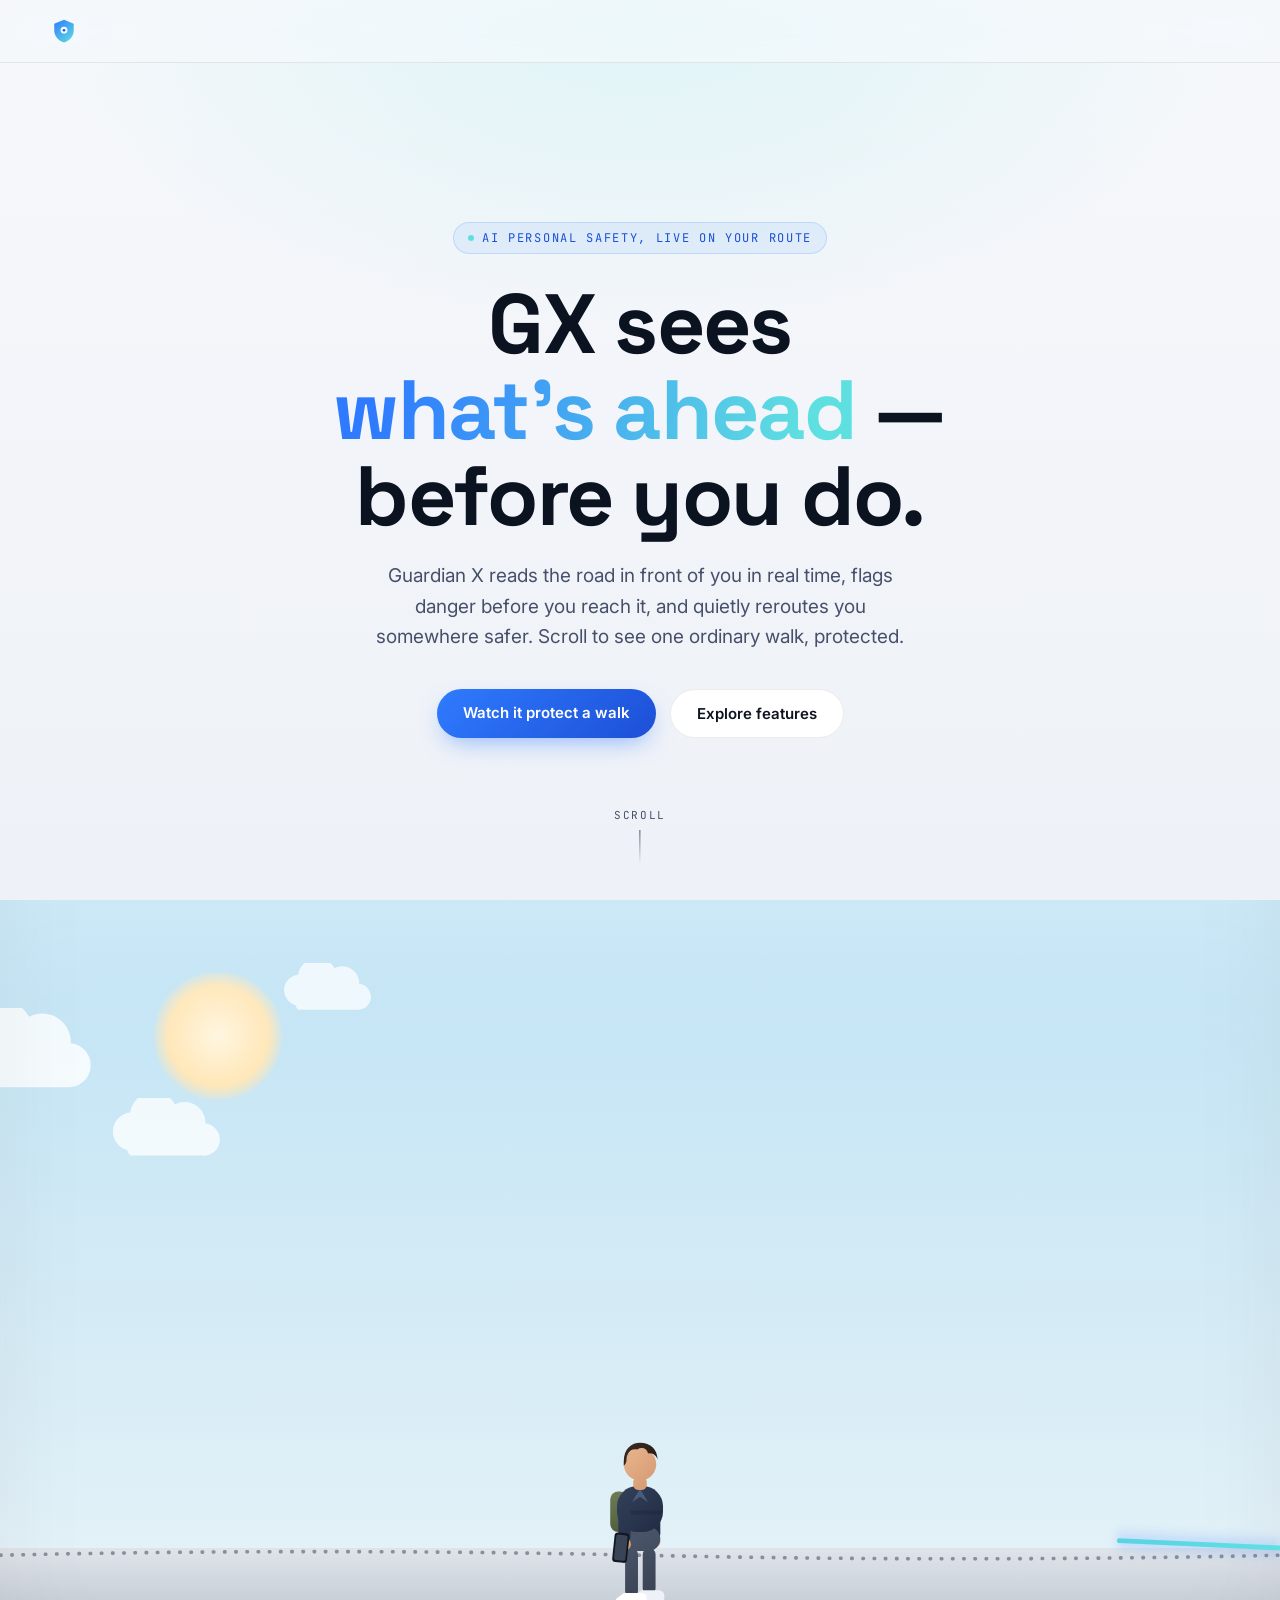
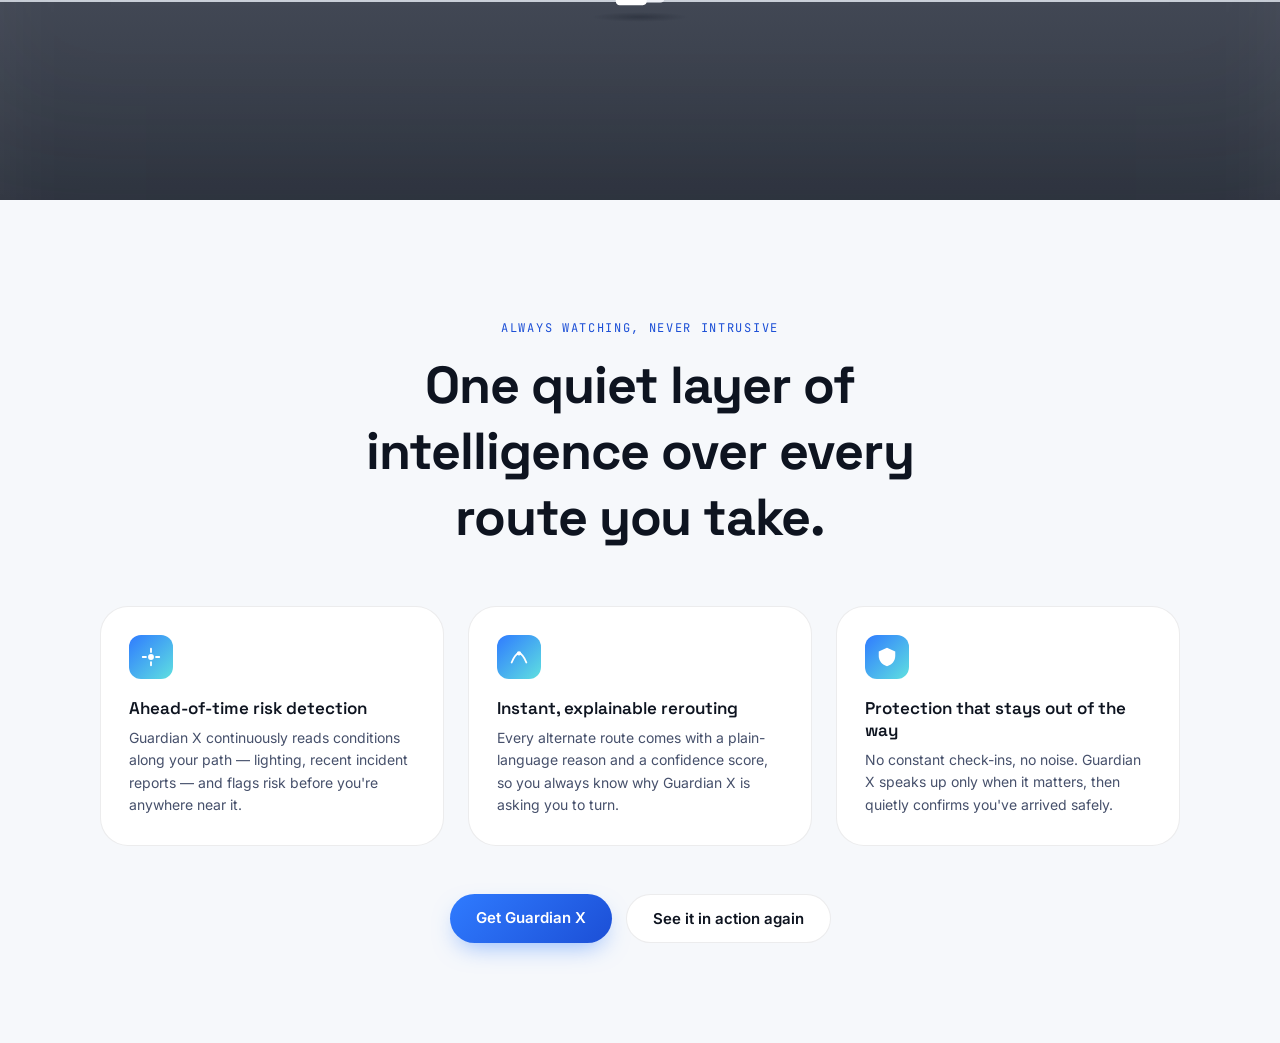
<file: app.html>
<!DOCTYPE html>
<html lang="en">
  <head>
	<meta charset="UTF-8">
	<meta name="viewport" content="width=device-width, initial-scale=1.0">
	<title>Guardian X — AI That Watches the Road Ahead</title>
	<link rel="stylesheet" href="app.css">
  </head>
  <body>

	<!-- =========================================================
	NAV
	========================================================= -->
	<nav class="gx-nav">
	  <div class="gx-brand">
		<svg viewBox="0 0 32 32" fill="none" xmlns="http://www.w3.org/2000/svg">
		  <path d="M16 2 L28 7 V15 C28 22.5 22.8 27.8 16 30 C9.2 27.8 4 22.5 4 15 V7 Z" fill="url(#navShieldGrad)"/>
		  <circle cx="16" cy="15" r="4.2" fill="#f6f9ff"/>
		  <circle cx="16" cy="15" r="1.6" fill="#1c4fd6"/>
		  <defs>
			<linearGradient id="navShieldGrad" x1="4" y1="2" x2="28" y2="30" gradientUnits="userSpaceOnUse">
			  <stop stop-color="#2f7bff"/>
			  <stop offset="1" stop-color="#5fe0e0"/>
			</linearGradient>
		  </defs>
		</svg>
	  </div>
	</nav>

	<!-- =========================================================
	HERO
	========================================================= -->
	<header class="gx-hero">
	  <div class="gx-hero-eyebrow"><span class="dot"></span> AI Personal Safety, Live On Your Route</div>
	  <h1>GX sees<br><em>what's ahead</em> — before you do.</h1>
	  <p>Guardian X reads the road in front of you in real time, flags danger before you reach it, and quietly reroutes you somewhere safer. Scroll to see one ordinary walk, protected.</p>
	  <div class="gx-hero-actions">
		<a href="#gxStage" class="gx-btn-primary">Watch it protect a walk</a>
		<a href="#features" class="gx-btn-secondary">Explore features</a>
	  </div>
	  <div class="gx-scrollcue"><span>Scroll</span><span class="stem"></span></div>
	</header>

	<!-- =========================================================
	STORY — pinned cinematic scroll section
	========================================================= -->
	<section class="gx-stage" id="gxStage">
	  <div class="gx-scene" id="gxScene">

		<div class="gx-world" id="gxWorld">

		  <!-- sky -->
		  <div class="gx-sun"></div>

		  <div class="gx-cloud gx-cloud--1"><svg viewBox="0 0 200 90"><path d="M30 65 a24 24 0 0 1 4-47 a30 30 0 0 1 56-10 a26 26 0 0 1 38 24 a20 20 0 0 1 -4 40 H34 a20 20 0 0 1 -4-7Z" fill="#ffffff" fill-opacity="0.9"/></svg></div>
		  <div class="gx-cloud gx-cloud--2"><svg viewBox="0 0 200 90"><path d="M30 65 a24 24 0 0 1 4-47 a30 30 0 0 1 56-10 a26 26 0 0 1 38 24 a20 20 0 0 1 -4 40 H34 a20 20 0 0 1 -4-7Z" fill="#ffffff" fill-opacity="0.85"/></svg></div>
		  <div class="gx-cloud gx-cloud--3"><svg viewBox="0 0 200 90"><path d="M30 65 a24 24 0 0 1 4-47 a30 30 0 0 1 56-10 a26 26 0 0 1 38 24 a20 20 0 0 1 -4 40 H34 a20 20 0 0 1 -4-7Z" fill="#ffffff" fill-opacity="0.8"/></svg></div>

		  <!-- city skyline, far parallax -->
		  <div class="gx-city-layer gx-city-layer--far" id="cityFar"></div>
		  <!-- city skyline, near parallax -->
		  <div class="gx-city-layer gx-city-layer--near" id="cityNear"></div>

		  <!-- road -->
		  <div class="gx-road">
			<div class="gx-road-markings" id="roadMarkings"></div>
		  </div>
		  <div class="gx-sidewalk"></div>

		  <!-- trees + streetlights -->
		  <div class="gx-props-layer" id="propsLayer"></div>

		  <!-- cars -->
		  <div class="gx-cars-layer" id="carsLayer"></div>

		  <!-- route lines (old + new) -->
		  <svg class="gx-route-svg" id="routeSvg" viewBox="0 0 1600 120" preserveAspectRatio="none">
			<defs>
			  <linearGradient id="gxRouteGradient" x1="0" y1="0" x2="1" y2="0">
				<stop offset="0%" stop-color="#2f7bff"/>
				<stop offset="100%" stop-color="#5fe0e0"/>
			  </linearGradient>
			</defs>
			<path class="gx-route-old" id="routeOld" d="M0,66 Q 400,60 800,66 T 1600,66"></path>
			<path class="gx-route-new" id="routeNew" d="M0,66 Q 400,20 800,34 T 1600,60"></path>
		  </svg>

		  <!-- foresight sweep (signature element) -->
		  <div class="gx-sweep" id="gxSweep"></div>

		  <!-- danger zone -->
		  <div class="gx-danger" id="gxDanger">
			<div class="gx-danger-ring"></div>
			<div class="gx-danger-ring gx-danger-ring--2"></div>
			<div class="gx-danger-ring gx-danger-ring--3"></div>
			<div class="gx-danger-mark">
			  <svg viewBox="0 0 44 44" fill="none">
				<circle cx="22" cy="22" r="21" fill="url(#dangerGrad)"/>
				<path d="M22 12 L22 25" stroke="#fff" stroke-width="3" stroke-linecap="round"/>
				<circle cx="22" cy="31" r="1.8" fill="#fff"/>
				<defs>
				  <radialGradient id="dangerGrad" cx="0.35" cy="0.3" r="0.9">
					<stop stop-color="#ff5c66"/>
					<stop offset="1" stop-color="#c8121d"/>
				  </radialGradient>
				</defs>
			  </svg>
			</div>
		  </div>

		  <!-- destination marker -->
		  <div class="gx-destination" id="gxDestination">
			<svg viewBox="0 0 54 66" fill="none">
			  <path d="M27 2 C13 2 3 12.5 3 25.5 C3 41 27 64 27 64 C27 64 51 41 51 25.5 C51 12.5 41 2 27 2 Z" fill="url(#destGrad)"/>
			  <circle cx="27" cy="25" r="10" fill="#f6f9ff"/>
			  <path d="M22 25.5 L25.5 29 L33 20.5" stroke="#1c4fd6" stroke-width="2.6" stroke-linecap="round" stroke-linejoin="round"/>
			  <defs>
				<linearGradient id="destGrad" x1="3" y1="2" x2="51" y2="64" gradientUnits="userSpaceOnUse">
				  <stop stop-color="#2f7bff"/><stop offset="1" stop-color="#5fe0e0"/>
				</linearGradient>
			  </defs>
			</svg>
		  </div>

		  <!-- ===================== WALKER ===================== -->
		  <div class="gx-walker-wrap">
			<div class="gx-walker-shadow"></div>
			<div class="gx-walker is-walking" id="gxWalker">
			  <svg viewBox="0 0 104 130" width="100%" xmlns="http://www.w3.org/2000/svg">
				<defs>
				  <linearGradient id="jacketGrad" x1="35" y1="34" x2="69" y2="68" gradientUnits="userSpaceOnUse">
					<stop stop-color="#33415c"/><stop offset="1" stop-color="#212c42"/>
				  </linearGradient>
				  <linearGradient id="skinGrad" x1="40" y1="6" x2="64" y2="30" gradientUnits="userSpaceOnUse">
					<stop stop-color="#e8b48c"/><stop offset="1" stop-color="#d69c74"/>
				  </linearGradient>
				  <linearGradient id="hairGrad" x1="38" y1="4" x2="66" y2="30" gradientUnits="userSpaceOnUse">
					<stop stop-color="#3a2a22"/><stop offset="1" stop-color="#241811"/>
				  </linearGradient>
				  <linearGradient id="pantsGrad" x1="37" y1="80" x2="67" y2="126" gradientUnits="userSpaceOnUse">
					<stop stop-color="#4a5468"/><stop offset="1" stop-color="#333c4c"/>
				  </linearGradient>
				  <linearGradient id="packGrad" x1="32" y1="38" x2="44" y2="66" gradientUnits="userSpaceOnUse">
					<stop stop-color="#6f7d55"/><stop offset="1" stop-color="#4f5c3c"/>
				  </linearGradient>
				</defs>

				<g class="gx-walk-bob">

				  <!-- back arm (behind torso) -->
				  <g id="armBack">
					<rect x="58" y="42" width="9" height="32" rx="4.5" fill="url(#jacketGrad)"/>
					<circle cx="62.5" cy="75" r="4.6" fill="url(#skinGrad)"/>
				  </g>

				  <!-- back leg -->
				  <g id="legBack">
					<rect x="54" y="80" width="9.5" height="34" rx="4.5" fill="url(#pantsGrad)"/>
					<path d="M53 111 h13 a4 4 0 0 1 4 4 v2 a3 3 0 0 1 -3 3 h-17 a3 3 0 0 1 -1-5.8 Z" fill="#eef1f7"/>
				  </g>

				  <!-- backpack -->
				  <rect x="30" y="38" width="13" height="30" rx="6" fill="url(#packGrad)"/>
				  <rect x="41" y="40" width="3" height="18" rx="1.5" fill="#3d4630"/>

				  <!-- pelvis -->
				  <rect x="37" y="64" width="30" height="18" rx="9" fill="url(#pantsGrad)"/>

				  <!-- torso / jacket -->
				  <rect x="35" y="34" width="34" height="34" rx="15" fill="url(#jacketGrad)"/>
				  <path d="M52 36 L46 46 L52 42 L58 46 Z" fill="#4c5b7c"/>
				  <rect x="36" y="52" width="32" height="3" rx="1.5" fill="#1c2436" opacity="0.4"/>

				  <!-- neck + head -->
				  <rect x="47" y="27" width="10" height="10" rx="4" fill="url(#skinGrad)"/>
				  <circle cx="52" cy="18" r="12" fill="url(#skinGrad)"/>

				  <!-- hair -->
				  <g id="hairSway">
					<path d="M40 16 C40 6 46 2 52 2 C60 2 65 7 65 15 C65 12 61 9 58 10 C57 6 53 5 50 7 C45 6 42 10 42 15 C42 17 41 18 40 19 Z" fill="url(#hairGrad)"/>
				  </g>

				  <!-- front leg -->
				  <g id="legFront">
					<rect x="41" y="80" width="9.5" height="36" rx="4.5" fill="url(#pantsGrad)"/>
					<path d="M40 113 h13 a4 4 0 0 1 4 4 v2 a3 3 0 0 1 -3 3 h-17 a3 3 0 0 1 -1-5.8 Z" fill="#ffffff"/>
				  </g>

				  <!-- front arm holding phone -->
				  <g id="armFront">
					<rect x="36" y="42" width="9" height="34" rx="4.5" fill="url(#jacketGrad)"/>
					<circle cx="40.5" cy="77" r="4.8" fill="url(#skinGrad)"/>
					<!-- phone, nested so it inherits arm rotation -->
					<g id="phoneGroup" transform="translate(33.5,68) rotate(6)">
					  <rect id="phoneGlow" x="-6" y="-6" width="22" height="34" rx="10" fill="#5fe0e0" opacity="0" filter="blur(4px)"/>
					  <rect x="0" y="0" width="11" height="22" rx="2.6" fill="#12161f"/>
					  <rect id="phoneScreen" x="1.3" y="1.6" width="8.4" height="18.8" rx="1.4" fill="#3a4457"/>
					</g>
				  </g>

				</g>
			  </svg>
			</div>
		  </div>
		  <!-- =================== END WALKER =================== -->

		</div><!-- /gxWorld -->

		<!-- notification -->
		<div class="gx-notification" id="gxNotification">
		  <div class="gx-notification-head">
			<div class="gx-notification-icon">
			  <svg viewBox="0 0 24 24" fill="none"><path d="M12 2 L21 6 V11 C21 16.5 17.2 20.8 12 22 C6.8 20.8 3 16.5 3 11 V6 Z" fill="#0b1220"/></svg>
			</div>
			<span class="gx-notification-title">Guardian X</span>
			<span class="gx-notification-time">now</span>
		  </div>
		  <div class="gx-notification-body">Danger detected ahead</div>
		  <div class="gx-notification-meta">
			<svg viewBox="0 0 24 24" fill="none"><path d="M12 2 L21 6 V11 C21 16.5 17.2 20.8 12 22 C6.8 20.8 3 16.5 3 11 V6 Z" stroke="currentColor" stroke-width="2"/></svg>
			420 meters ahead · elevated risk
		  </div>
		</div>

		<!-- guardian AI card -->
		<div class="gx-ai-card" id="gxAiCard">
		  <div class="gx-ai-head">
			<div class="gx-ai-badge">
			  <svg viewBox="0 0 24 24" fill="none"><path d="M12 2 L21 6 V11 C21 16.5 17.2 20.8 12 22 C6.8 20.8 3 16.5 3 11 V6 Z" fill="#0b1220"/></svg>
			</div>
			<div class="gx-ai-headtext">
			  <strong>Guardian AI</strong>
			  <span>Analysing live conditions</span>
			</div>
		  </div>
		  <div class="gx-ai-line" id="gxAiTyping"><span class="caret"></span></div>
		  <div class="gx-ai-grid">
			<div class="gx-ai-stat gx-ai-stat--risk"><b>High</b><span>Risk level</span></div>
			<div class="gx-ai-stat gx-ai-stat--confidence"><b>96%</b><span>Confidence</span></div>
			<div class="gx-ai-stat"><b>+4 min</b><span>Extra time</span></div>
			<div class="gx-ai-stat"><b>310 m</b><span>DB</span></div>
		  </div>
		  <div class="gx-ai-foot"><span>Reason: bandit threat</span> <em>Rerouting →</em></div>
		</div>

		<div class="gx-vignette"></div>

		<!-- success overlay -->
		<div class="gx-success" id="gxSuccess">
		  <div class="gx-success-card">
			<div class="gx-success-icon">
			  <svg viewBox="0 0 24 24" fill="none"><path d="M4 12.5 L9.5 18 L20 6" stroke="#1c4fd6" stroke-width="2.6" stroke-linecap="round" stroke-linejoin="round"/></svg>
			</div>
			<b>Guardian X</b>
			<p>JOURNEY PROTECTED</p>
		  </div>
		</div>

	  </div><!-- /gxScene -->
	</section><!-- /gxStage -->

	<!-- =========================================================
	CLOSING / FEATURES
	========================================================= -->
	<section class="gx-closing" id="features">
	  <div class="gx-closing-eyebrow">Always watching, never intrusive</div>
	  <h2>One quiet layer of intelligence over every route you take.</h2>

	  <div class="gx-features">
		<div class="gx-feature">
		  <div class="gx-feature-icon"><svg viewBox="0 0 24 24" fill="none"><circle cx="12" cy="12" r="3.2" fill="#fff"/><path d="M12 3 V6.5 M12 17.5 V21 M3 12 H6.5 M17.5 12 H21" stroke="#fff" stroke-width="2" stroke-linecap="round"/></svg></div>
		  <h3>Ahead-of-time risk detection</h3>
		  <p>Guardian X continuously reads conditions along your path — lighting, recent incident reports — and flags risk before you're anywhere near it.</p>
		</div>
		<div class="gx-feature">
		  <div class="gx-feature-icon"><svg viewBox="0 0 24 24" fill="none"><path d="M4 18 C4 18 8 8 12 8 C16 8 20 18 20 18" stroke="#fff" stroke-width="2" stroke-linecap="round" fill="none"/><circle cx="12" cy="8" r="2.4" fill="#fff"/></svg></div>
		  <h3>Instant, explainable rerouting</h3>
		  <p>Every alternate route comes with a plain-language reason and a confidence score, so you always know why Guardian X is asking you to turn.</p>
		</div>
		<div class="gx-feature">
		  <div class="gx-feature-icon"><svg viewBox="0 0 24 24" fill="none"><path d="M12 2 L21 6 V11 C21 16.5 17.2 20.8 12 22 C6.8 20.8 3 16.5 3 11 V6 Z" fill="#fff"/></svg></div>
		  <h3>Protection that stays out of the way</h3>
		  <p>No constant check-ins, no noise. Guardian X speaks up only when it matters, then quietly confirms you've arrived safely.</p>
		</div>
	  </div>

	  <div class="gx-closing-actions">
		<a href="#gxStage" class="gx-btn-primary">Get Guardian X</a>
		<a href="#gxStage" class="gx-btn-secondary">See it in action again</a>
	  </div>
	</section>

	
	<script src="app.js"></script>
  </body>
</html>
</file>
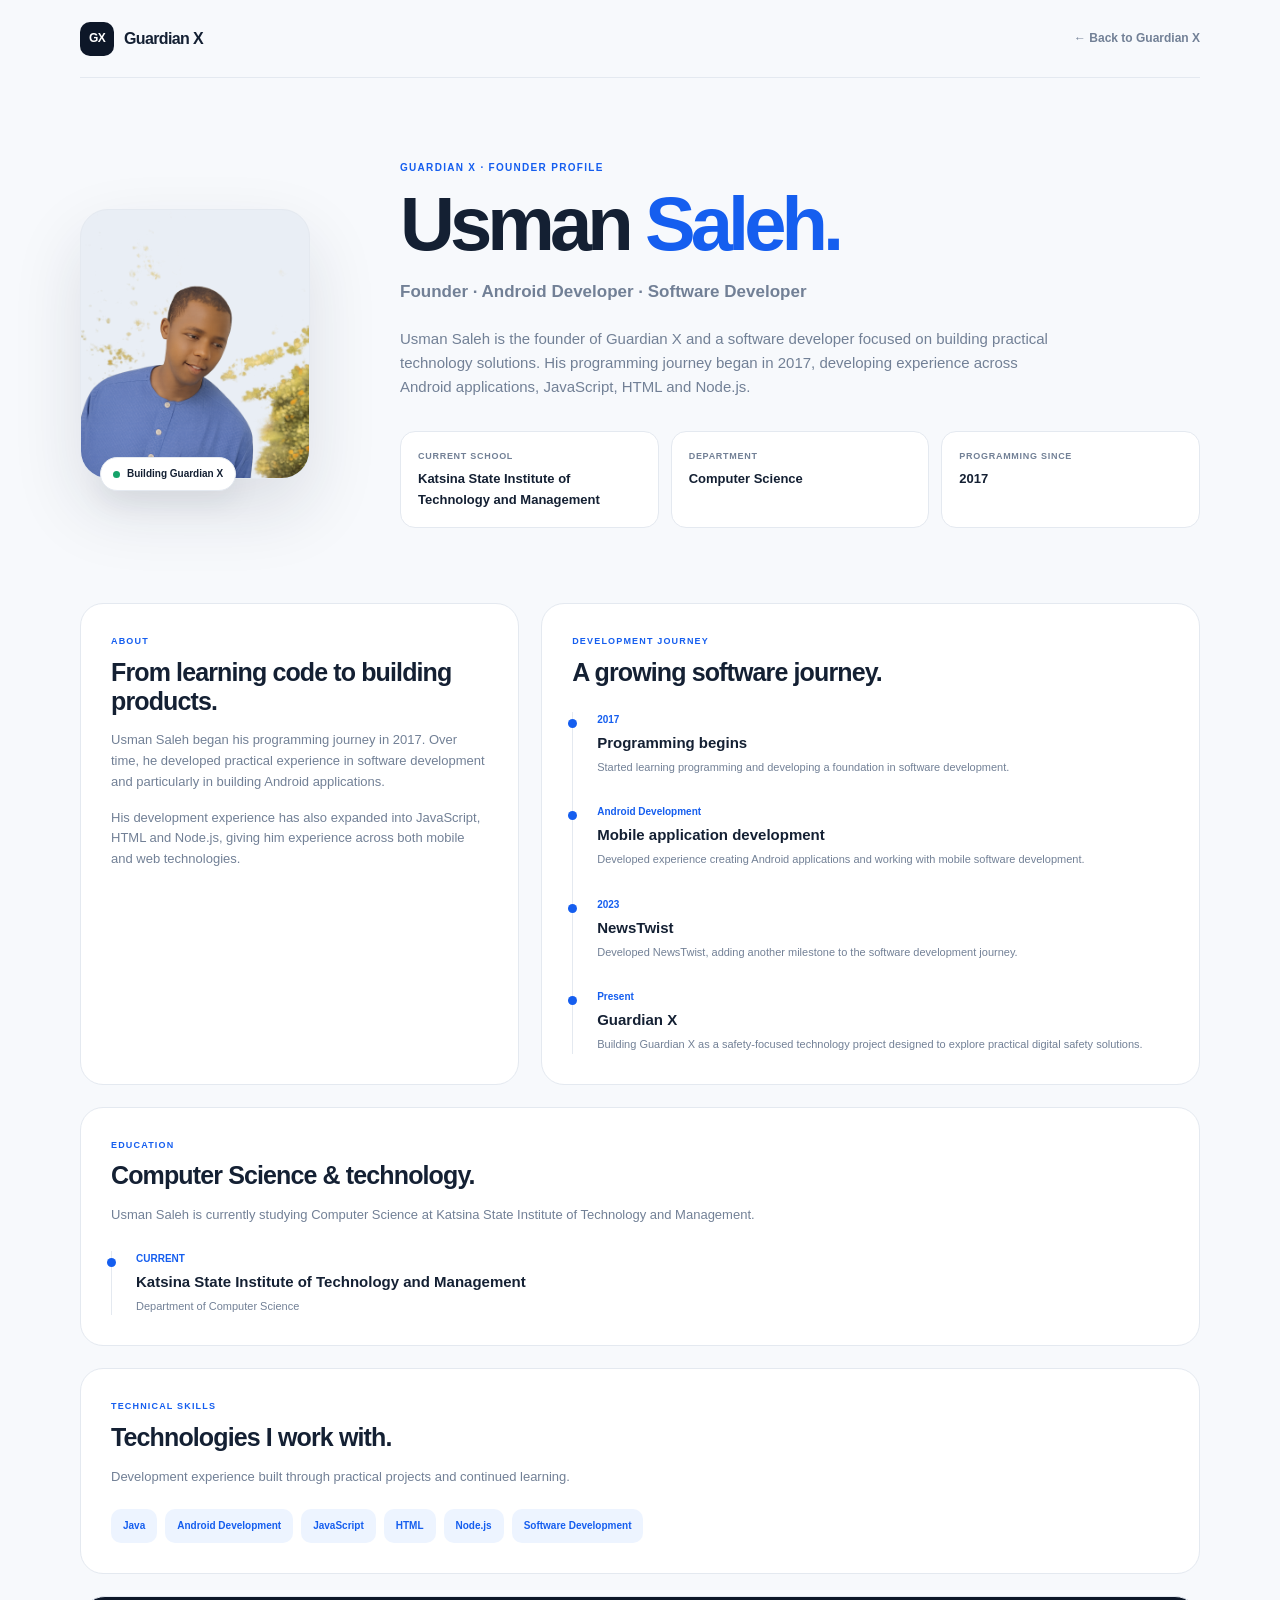
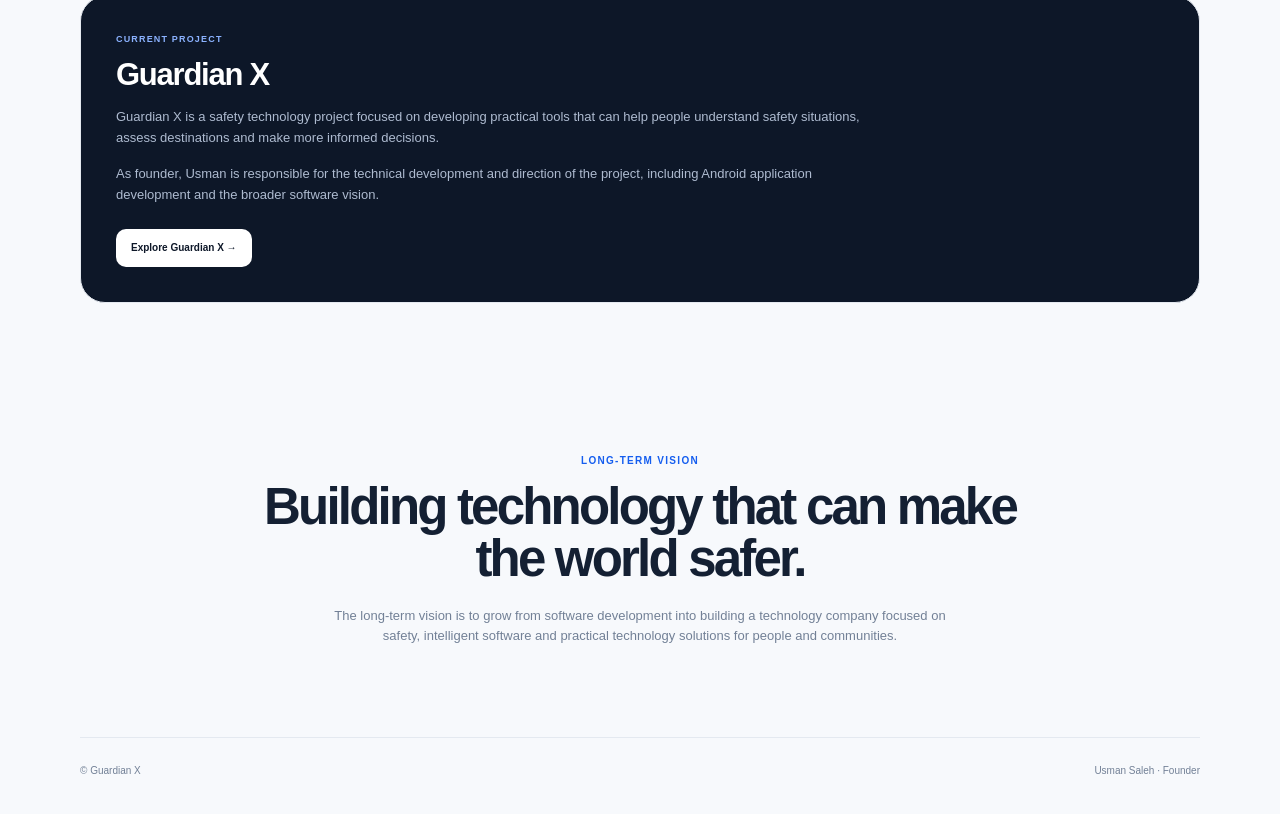
<file: usman.html>
<!DOCTYPE html>
<html lang="en">
  <head>
    <meta charset="UTF-8">
    <meta name="viewport" content="width=device-width, initial-scale=1.0">

    <title>Usman Saleh — Founder of Guardian X</title>

    <meta
	  name="description"
	  content="Official profile of Usman Saleh, founder and software developer behind Guardian X."
    >

<style>

        * {
            box-sizing: border-box;
            margin: 0;
            padding: 0;
        }

        :root {
            --bg: #f7f9fc;
            --surface: #ffffff;
            --text: #142033;
            --muted: #728096;
            --line: #e4e9f0;
            --accent: #155eef;
            --accent-soft: #edf4ff;
            --dark: #0d1728;
            --success: #16a36a;
        }

        html {
            scroll-behavior: smooth;
        }

        body {
            font-family:
                Inter,
                -apple-system,
                BlinkMacSystemFont,
                "Segoe UI",
                sans-serif;

            background: var(--bg);
            color: var(--text);
            line-height: 1.6;
        }

        a {
            color: inherit;
            text-decoration: none;
        }

        .page {
            width: min(1120px, calc(100% - 36px));
            margin: auto;
        }


        /* =========================
           NAVIGATION
        ========================= */

        .nav {
            height: 78px;

            display: flex;
            align-items: center;
            justify-content: space-between;

            border-bottom: 1px solid var(--line);
        }

        .brand {
            display: flex;
            align-items: center;
            gap: 10px;

            font-weight: 850;
            letter-spacing: -.04em;
        }

        .brand-mark {
            width: 34px;
            height: 34px;

            display: grid;
            place-items: center;

            border-radius: 10px;

            background: var(--dark);
            color: white;

            font-size: 12px;
        }

        .back {
            color: var(--muted);
            font-size: 12px;
            font-weight: 650;

            transition: .25s;
        }

        .back:hover {
            color: var(--accent);
        }


        /* =========================
           HERO
        ========================= */

        .hero {
            padding: 82px 0 75px;

            display: grid;
            grid-template-columns: 250px 1fr;

            gap: 70px;

            align-items: center;
        }

        .portrait-wrap {
            position: relative;
        }

        .portrait {
            width: 230px;
            height: 270px;

            display: block;

            object-fit: cover;

            border-radius: 28px;

            background: #e9eef5;

            border: 1px solid var(--line);

            box-shadow:
                0 30px 70px rgba(22, 35, 55, .12);
        }

        .status {
            position: absolute;

            bottom: -12px;
            left: 20px;

            display: flex;
            align-items: center;
            gap: 7px;

            padding: 8px 12px;

            background: white;

            border: 1px solid var(--line);

            border-radius: 30px;

            font-size: 10px;
            font-weight: 700;

            box-shadow:
                0 10px 30px rgba(22, 35, 55, .08);
        }

        .status-dot {
            width: 7px;
            height: 7px;

            border-radius: 50%;

            background: var(--success);
        }

        .eyebrow {
            color: var(--accent);

            font-size: 10px;
            font-weight: 800;

            letter-spacing: .13em;

            text-transform: uppercase;
        }

        .hero h1 {
            margin-top: 12px;

            font-size: clamp(42px, 7vw, 76px);

            line-height: .95;

            letter-spacing: -.065em;
        }

        .hero h1 span {
            color: var(--accent);
        }

        .role {
            margin-top: 18px;

            font-size: 17px;

            color: var(--muted);

            font-weight: 600;
        }

        .intro {
            max-width: 650px;

            margin-top: 22px;

            color: var(--muted);

            font-size: 15px;
        }


        /* =========================
           QUICK INFORMATION
        ========================= */

        .quick-info {
            display: grid;

            grid-template-columns:
                repeat(3, 1fr);

            gap: 12px;

            margin-top: 32px;
        }

        .info-box {
            padding: 17px;

            border: 1px solid var(--line);

            background: var(--surface);

            border-radius: 15px;
        }

        .info-box small {
            display: block;

            color: var(--muted);

            font-size: 9px;

            font-weight: 800;

            letter-spacing: .08em;

            text-transform: uppercase;
        }

        .info-box strong {
            display: block;

            margin-top: 5px;

            font-size: 13px;
        }


        /* =========================
           MAIN CONTENT
        ========================= */

        .content {
            display: grid;

            grid-template-columns:
                .8fr 1.2fr;

            gap: 22px;

            padding-bottom: 90px;
        }

        .card {
            background: var(--surface);

            border: 1px solid var(--line);

            border-radius: 23px;

            padding: 30px;
        }

        .card.full {
            grid-column: 1 / -1;
        }

        .section-label {
            color: var(--accent);

            font-size: 9px;

            font-weight: 850;

            letter-spacing: .13em;

            text-transform: uppercase;
        }

        .card h2 {
            margin-top: 9px;

            font-size: 25px;

            letter-spacing: -.035em;

            line-height: 1.15;
        }

        .card p {
            margin-top: 15px;

            color: var(--muted);

            font-size: 13px;
        }


        /* =========================
           EDUCATION
        ========================= */

        .timeline {
            margin-top: 25px;

            border-left: 1px solid var(--line);

            padding-left: 24px;
        }

        .timeline-item {
            position: relative;

            margin-bottom: 28px;
        }

        .timeline-item:last-child {
            margin-bottom: 0;
        }

        .timeline-item::before {
            content: "";

            position: absolute;

            width: 9px;
            height: 9px;

            border-radius: 50%;

            background: var(--accent);

            left: -29px;
            top: 7px;
        }

        .timeline-year {
            color: var(--accent);

            font-size: 10px;

            font-weight: 800;
        }

        .timeline-item h3 {
            margin-top: 3px;

            font-size: 15px;
        }

        .timeline-item p {
            margin-top: 4px;

            font-size: 11px;
        }


        /* =========================
           SKILLS
        ========================= */

        .skills {
            display: flex;

            flex-wrap: wrap;

            gap: 8px;

            margin-top: 22px;
        }

        .skill {
            padding: 9px 12px;

            border-radius: 10px;

            background: var(--accent-soft);

            color: var(--accent);

            font-size: 10px;

            font-weight: 750;
        }


        /* =========================
           GUARDIAN X
        ========================= */

        .guardian-card {
            background: var(--dark);

            color: white;

            border-radius: 25px;

            padding: 35px;
        }

        .guardian-card .section-label {
            color: #8bb2ff;
        }

        .guardian-card h2 {
            margin-top: 10px;

            font-size: 31px;

            letter-spacing: -.04em;
        }

        .guardian-card p {
            color: #aebbd0;

            max-width: 750px;
        }

        .guardian-link {
            display: inline-flex;

            margin-top: 23px;

            padding: 11px 15px;

            background: white;

            color: var(--dark);

            border-radius: 10px;

            font-size: 10px;

            font-weight: 800;
        }


        /* =========================
           VISION
        ========================= */

        .vision {
            padding: 60px 0 90px;

            text-align: center;
        }

        .vision h2 {
            max-width: 800px;

            margin: 12px auto 0;

            font-size: clamp(30px, 5vw, 51px);

            line-height: 1.03;

            letter-spacing: -.055em;
        }

        .vision p {
            max-width: 650px;

            margin: 20px auto 0;

            color: var(--muted);

            font-size: 13px;
        }


        /* =========================
           FOOTER
        ========================= */

        footer {
            border-top: 1px solid var(--line);

            padding: 25px 0 35px;

            color: var(--muted);

            font-size: 10px;
        }

        .footer-inner {
            display: flex;

            align-items: center;

            justify-content: space-between;
        }


        /* =========================
           MOBILE
        ========================= */

        @media(max-width: 760px) {

            .hero {
                grid-template-columns: 1fr;

                gap: 35px;

                padding: 55px 0;
            }

            .portrait {
                width: 170px;
                height: 200px;

                border-radius: 22px;
            }

            .quick-info {
                grid-template-columns: 1fr;
            }

            .content {
                grid-template-columns: 1fr;
            }

            .card.full {
                grid-column: auto;
            }

            .footer-inner {
                flex-direction: column;

                align-items: flex-start;

                gap: 10px;
            }

        }

</style>
  </head>


  <body>

	<div class="page">

	  <!-- NAVIGATION -->

	  <nav class="nav">

        <a href="index.html" class="brand">

		  <span class="brand-mark">
			GX
		  </span>

		  Guardian X

        </a>

        <a href="index.html" class="back">
		  ← Back to Guardian X
        </a>

	  </nav>


	  <!-- HERO -->

	  <header class="hero">

        <div class="portrait-wrap">

		  <!-- Replace with your actual image -->
		  <img
			src="assets/fu.png"
			alt="Usman Saleh"
			class="portrait"
		  >

		  <div class="status">
			<span class="status-dot"></span>
			Building Guardian X
		  </div>

        </div>


        <div>

		  <div class="eyebrow">
			Guardian X · Founder Profile
		  </div>

		  <h1>
			Usman <span>Saleh.</span>
		  </h1>

		  <div class="role">
			Founder · Android Developer · Software Developer
		  </div>

		  <p class="intro">
			Usman Saleh is the founder of Guardian X and a software
			developer focused on building practical technology
			solutions. His programming journey began in 2017,
			developing experience across Android applications,
			JavaScript, HTML and Node.js.
		  </p>


		  <div class="quick-info">

			<div class="info-box">

			  <small>
				Current School
			  </small>

			  <strong>
				Katsina State Institute of Technology and Management
			  </strong>

			</div>


			<div class="info-box">

			  <small>
				Department
			  </small>

			  <strong>
				Computer Science
			  </strong>

			</div>


			<div class="info-box">

			  <small>
				Programming Since
			  </small>

			  <strong>
				2017
			  </strong>

			</div>

		  </div>

        </div>

	  </header>


	  <!-- CONTENT -->

	  <main class="content">


        <!-- ABOUT -->

        <section class="card">

		  <div class="section-label">
			About
		  </div>

		  <h2>
			From learning code to building products.
		  </h2>

		  <p>
			Usman Saleh began his programming journey in 2017.
			Over time, he developed practical experience in
			software development and particularly in building
			Android applications.
		  </p>

		  <p>
			His development experience has also expanded into
			JavaScript, HTML and Node.js, giving him experience
			across both mobile and web technologies.
		  </p>

        </section>


        <!-- DEVELOPMENT JOURNEY -->

        <section class="card">

		  <div class="section-label">
			Development Journey
		  </div>

		  <h2>
			A growing software journey.
		  </h2>

		  <div class="timeline">

			<div class="timeline-item">

			  <div class="timeline-year">
				2017
			  </div>

			  <h3>
				Programming begins
			  </h3>

			  <p>
				Started learning programming and developing
				a foundation in software development.
			  </p>

			</div>


			<div class="timeline-item">

			  <div class="timeline-year">
				Android Development
			  </div>

			  <h3>
				Mobile application development
			  </h3>

			  <p>
				Developed experience creating Android
				applications and working with mobile
				software development.
			  </p>

			</div>


			<div class="timeline-item">

			  <div class="timeline-year">
				2023
			  </div>

			  <h3>
				NewsTwist
			  </h3>

			  <p>
				Developed NewsTwist, adding another milestone
				to the software development journey.
			  </p>

			</div>


			<div class="timeline-item">

			  <div class="timeline-year">
				Present
			  </div>

			  <h3>
				Guardian X
			  </h3>

			  <p>
				Building Guardian X as a safety-focused
				technology project designed to explore
				practical digital safety solutions.
			  </p>

			</div>

		  </div>

        </section>


        <!-- EDUCATION -->

        <section class="card full">

		  <div class="section-label">
			Education
		  </div>

		  <h2>
			Computer Science & technology.
		  </h2>

		  <p>
			Usman Saleh is currently studying Computer Science
			at Katsina State Institute of Technology and
			Management.
		  </p>

		  <div class="timeline">

			<div class="timeline-item">

			  <div class="timeline-year">
				CURRENT
			  </div>

			  <h3>
				Katsina State Institute of Technology and Management
			  </h3>

			  <p>
				Department of Computer Science
			  </p>

			</div>

		  </div>

        </section>


        <!-- SKILLS -->

        <section class="card full">

		  <div class="section-label">
			Technical Skills
		  </div>

		  <h2>
			Technologies I work with.
		  </h2>

		  <p>
			Development experience built through practical
			projects and continued learning.
		  </p>

		  <div class="skills">

			<span class="skill">
			  Java
			</span>

			<span class="skill">
			  Android Development
			</span>

			<span class="skill">
			  JavaScript
			</span>

			<span class="skill">
			  HTML
			</span>

			<span class="skill">
			  Node.js
			</span>

			<span class="skill">
			  Software Development
			</span>

		  </div>

        </section>


        <!-- GUARDIAN X -->

        <section class="guardian-card card full">

		  <div class="section-label">
			Current Project
		  </div>

		  <h2>
			Guardian X
		  </h2>

		  <p>
			Guardian X is a safety technology project focused
			on developing practical tools that can help people
			understand safety situations, assess destinations
			and make more informed decisions.
		  </p>

		  <p>
			As founder, Usman is responsible for the technical
			development and direction of the project, including
			Android application development and the broader
			software vision.
		  </p>

		  <a href="index.html" class="guardian-link">
			Explore Guardian X →
		  </a>

        </section>


	  </main>


	  <!-- VISION -->

	  <section class="vision">

        <div class="eyebrow">
		  Long-Term Vision
        </div>

        <h2>
		  Building technology that can make the world safer.
        </h2>

        <p>
		  The long-term vision is to grow from software development
		  into building a technology company focused on safety,
		  intelligent software and practical technology solutions
		  for people and communities.
        </p>

	  </section>


	  <!-- FOOTER -->

	  <footer>

        <div class="footer-inner">

		  <span>
			© Guardian X
		  </span>

		  <span>
			Usman Saleh · Founder
		  </span>

        </div>

	  </footer>

	</div>

  </body>
</html>
</file>
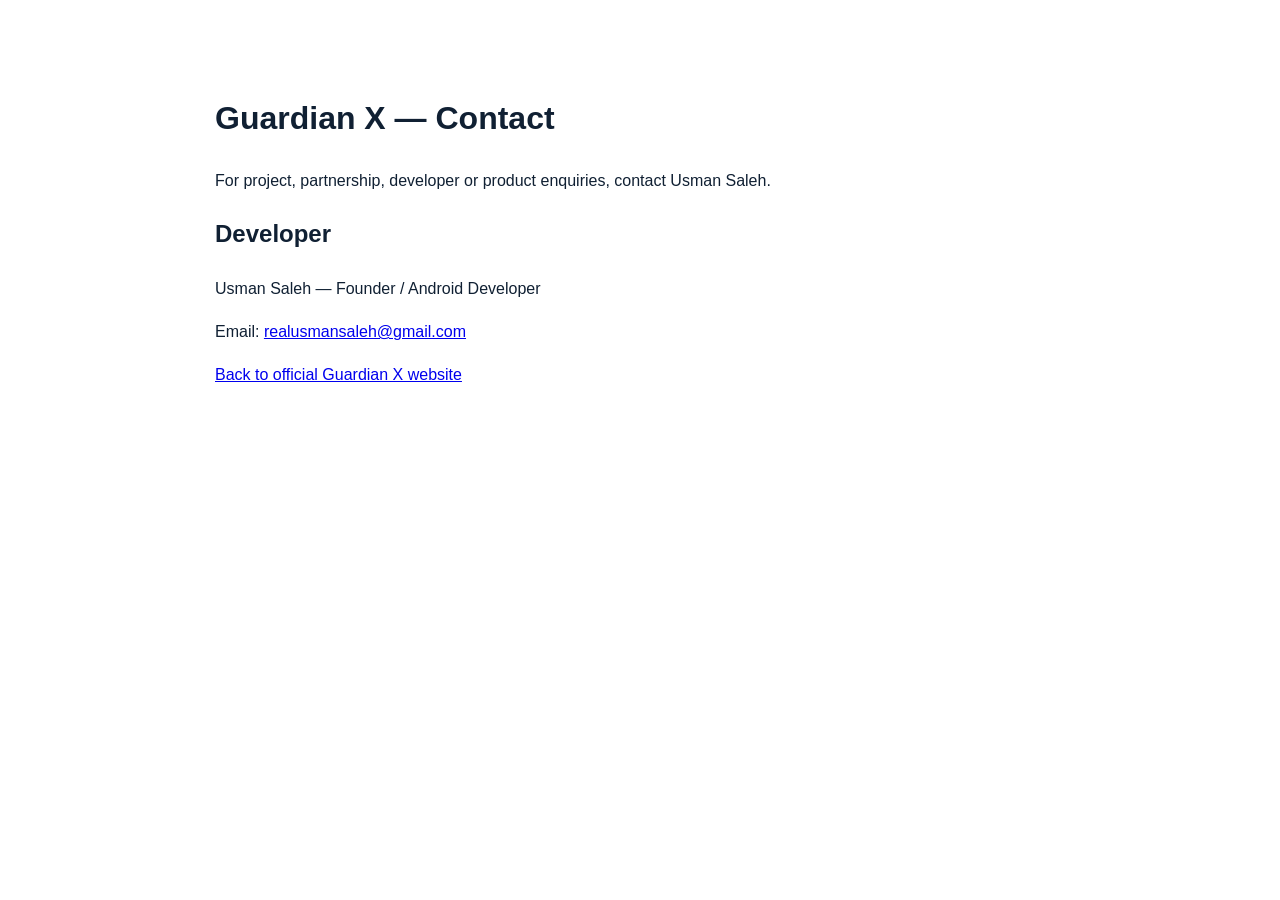
<file: pages/contact.html>
<!doctype html><html lang="en"><head><meta charset="utf-8"><meta name="viewport" content="width=device-width,initial-scale=1"><title>Guardian X — Contact</title></head><body style="font-family:Arial,sans-serif;max-width:850px;margin:50px auto;padding:20px;line-height:1.7;color:#102033"><h1>Guardian X — Contact</h1><p>For project, partnership, developer or product enquiries, contact Usman Saleh.</p><h2>Developer</h2><p>Usman Saleh — Founder / Android Developer</p><p>Email: <a href="mailto:realusmansaleh@gmail.com">realusmansaleh@gmail.com</a></p><p><a href="../index.html">Back to official Guardian X website</a></p></body></html>
</file>
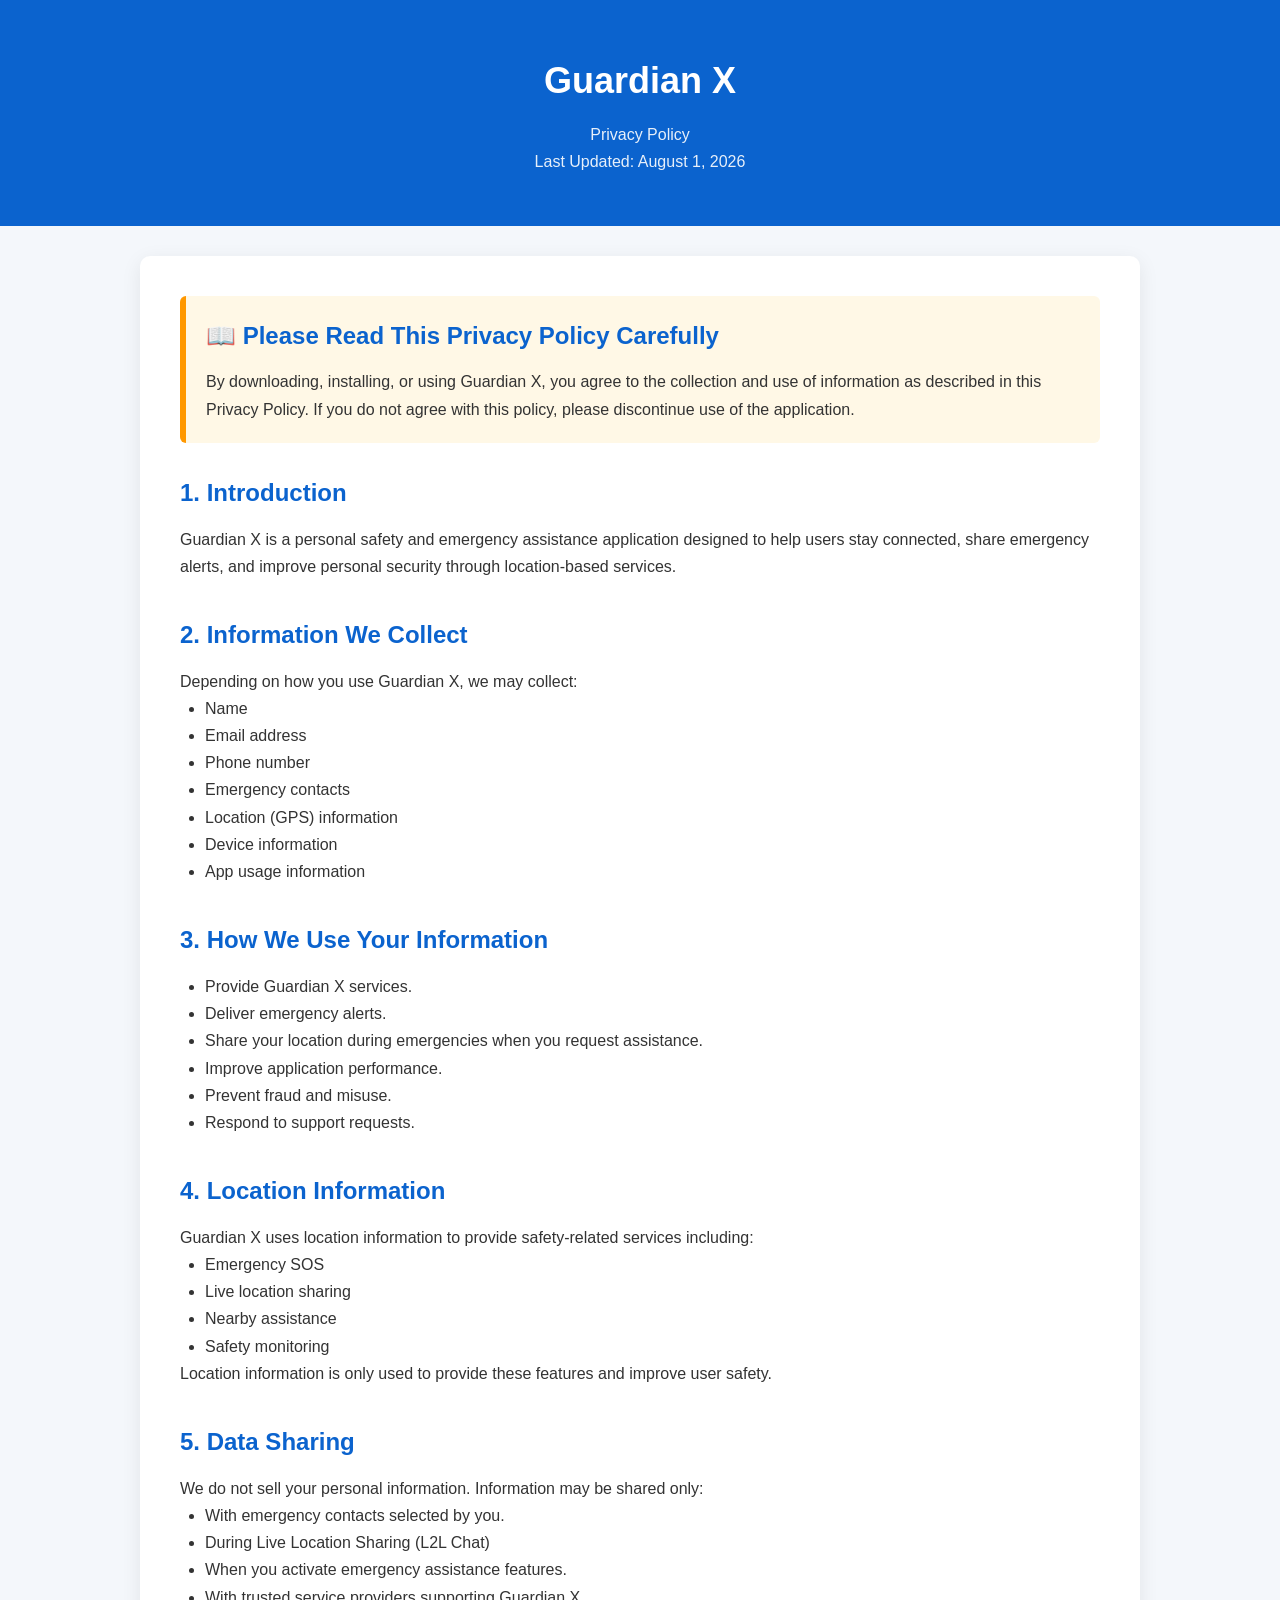
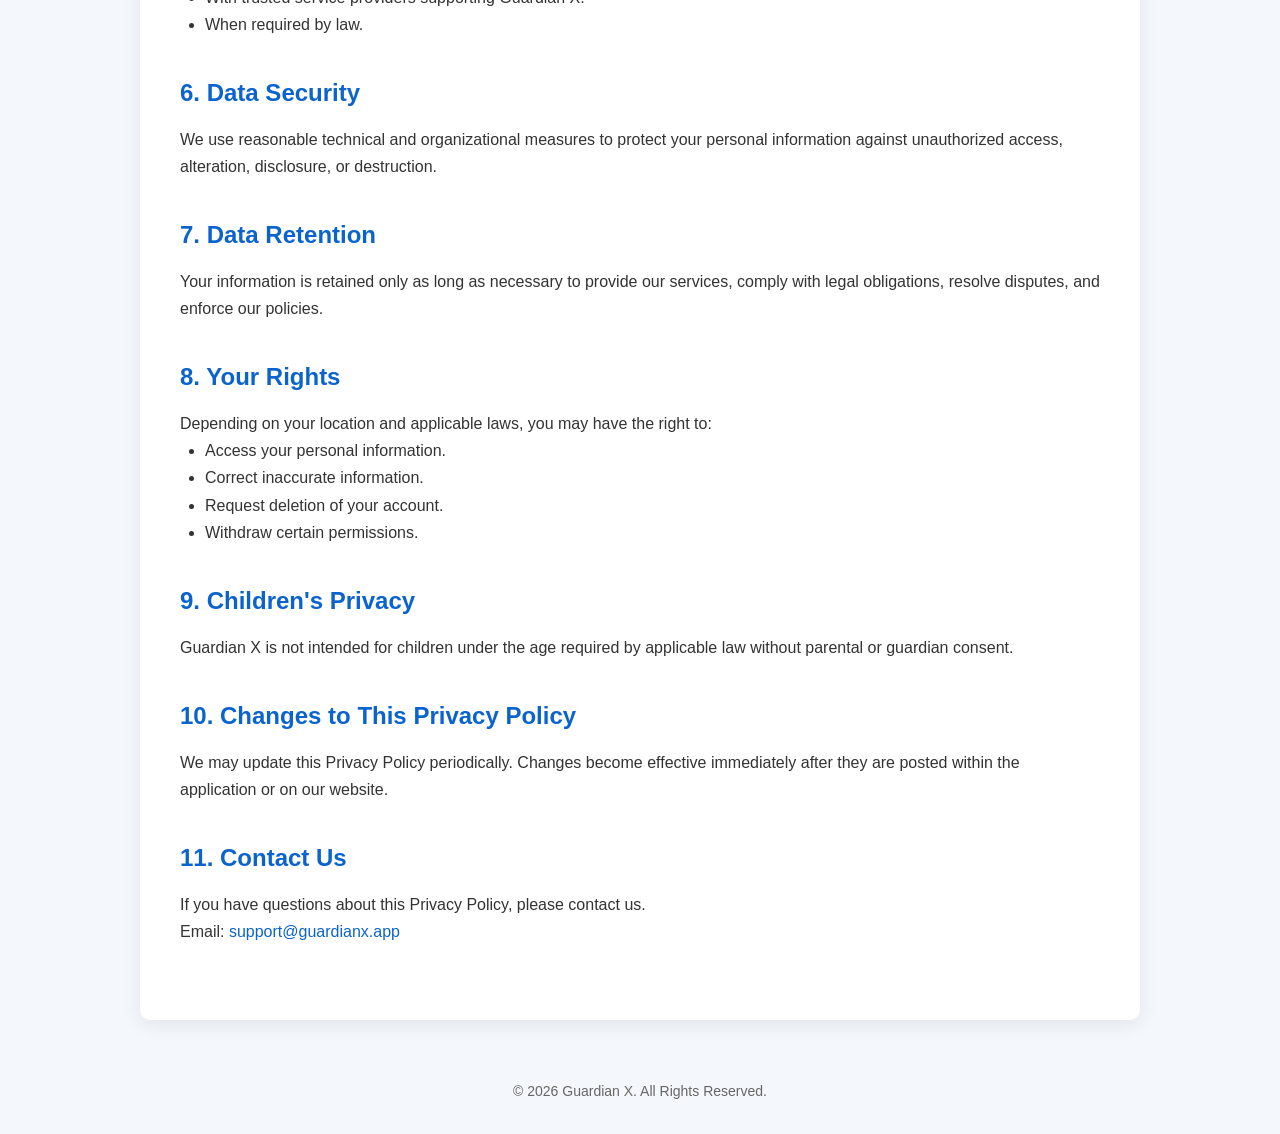
<file: pages/privacy.html>
<!doctype html><html lang="en"><head><meta charset="utf-8"><meta name="viewport" content="width=device-width,initial-scale=1"><title>Guardian X — Privacy Policy</title></head><!DOCTYPE html>
  <html lang="en">
	<head>
	  <meta charset="UTF-8">
	  <meta name="viewport" content="width=device-width, initial-scale=1.0">
	  <title>Guardian X - Privacy Policy</title>

<style>
*{
    margin:0;
    padding:0;
    box-sizing:border-box;
    font-family:Arial,Helvetica,sans-serif;
}

body{
    background:#f4f7fb;
    color:#333;
    line-height:1.7;
}

header{
    background:#0B63CE;
    color:#fff;
    padding:50px 20px;
    text-align:center;
}

header h1{
    font-size:36px;
    margin-bottom:10px;
}

header p{
    opacity:.9;
}

.container{
    max-width:1000px;
    margin:30px auto;
    background:#fff;
    padding:40px;
    border-radius:10px;
    box-shadow:0 5px 20px rgba(0,0,0,.08);
}

.notice{
    background:#fff8e6;
    border-left:6px solid #ff9800;
    padding:20px;
    margin-bottom:30px;
    border-radius:6px;
}

section{
    margin-bottom:35px;
}

h2{
    color:#0B63CE;
    margin-bottom:12px;
}

ul{
    margin-left:25px;
}

footer{
    text-align:center;
    padding:30px;
    color:#666;
    font-size:14px;
}

a{
    color:#0B63CE;
    text-decoration:none;
}

@media(max-width:768px){

.container{
    margin:15px;
    padding:25px;
}

header h1{
    font-size:28px;
}

}
</style>

	</head>
	<body>

	  <header>

		<h1>Guardian X</h1>

		<p>Privacy Policy</p>

		<p>Last Updated: August 1, 2026</p>

	  </header>

	  <div class="container">

		<div class="notice">

		  <h2>📖 Please Read This Privacy Policy Carefully</h2>

		  <p>
			By downloading, installing, or using Guardian X, you agree to the collection and use of information as described in this Privacy Policy. If you do not agree with this policy, please discontinue use of the application.
		  </p>

		</div>

		<section>

		  <h2>1. Introduction</h2>

		  <p>
			Guardian X is a personal safety and emergency assistance application designed to help users stay connected, share emergency alerts, and improve personal security through location-based services.
		  </p>

		</section>

		<section>

		  <h2>2. Information We Collect</h2>

		  <p>Depending on how you use Guardian X, we may collect:</p>

		  <ul>

			<li>Name</li>

			<li>Email address</li>

			<li>Phone number</li>

			<li>Emergency contacts</li>

			<li>Location (GPS) information</li>

			<li>Device information</li>

			<li>App usage information</li>

		  </ul>

		</section>

		<section>

		  <h2>3. How We Use Your Information</h2>

		  <ul>

			<li>Provide Guardian X services.</li>

			<li>Deliver emergency alerts.</li>

			<li>Share your location during emergencies when you request assistance.</li>

			<li>Improve application performance.</li>

			<li>Prevent fraud and misuse.</li>

			<li>Respond to support requests.</li>

		  </ul>

		</section>

		<section>

		  <h2>4. Location Information</h2>

		  <p>

			Guardian X uses location information to provide safety-related services including:

		  </p>

		  <ul>

			<li>Emergency SOS</li>

			<li>Live location sharing</li>

			<li>Nearby assistance</li>

			<li>Safety monitoring</li>

		  </ul>

		  <p>

			Location information is only used to provide these features and improve user safety.

		  </p>

		</section>

		<section>

		  <h2>5. Data Sharing</h2>

		  <p>

			We do not sell your personal information.

			Information may be shared only:

		  </p>

		  <ul>

			<li>With emergency contacts selected by you.</li>
			
			<li>During Live Location Sharing (L2L Chat)</li>
			
			<li>When you activate emergency assistance features.</li>

			<li>With trusted service providers supporting Guardian X.</li>

			<li>When required by law.</li>

		  </ul>

		</section>

		<section>

		  <h2>6. Data Security</h2>

		  <p>

			We use reasonable technical and organizational measures to protect your personal information against unauthorized access, alteration, disclosure, or destruction.

		  </p>

		</section>

		<section>

		  <h2>7. Data Retention</h2>

		  <p>

			Your information is retained only as long as necessary to provide our services, comply with legal obligations, resolve disputes, and enforce our policies.

		  </p>

		</section>

		<section>

		  <h2>8. Your Rights</h2>

		  <p>

			Depending on your location and applicable laws, you may have the right to:

		  </p>

		  <ul>

			<li>Access your personal information.</li>

			<li>Correct inaccurate information.</li>

			<li>Request deletion of your account.</li>

			<li>Withdraw certain permissions.</li>

		  </ul>

		</section>

		<section>

		  <h2>9. Children's Privacy</h2>

		  <p>

			Guardian X is not intended for children under the age required by applicable law without parental or guardian consent.

		  </p>

		</section>

		<section>

		  <h2>10. Changes to This Privacy Policy</h2>

		  <p>

			We may update this Privacy Policy periodically. Changes become effective immediately after they are posted within the application or on our website.

		  </p>

		</section>

		<section>

		  <h2>11. Contact Us</h2>

		  <p>

			If you have questions about this Privacy Policy, please contact us.

		  </p>

		  <p>

			Email:
			<a href="mailto:securesmartai@gmail.com">support@guardianx.app</a>

		  </p>

		</section>

	  </div>

	  <footer>

		© 2026 Guardian X. All Rights Reserved.

	  </footer>

	</body>
  </html></html>
</file>
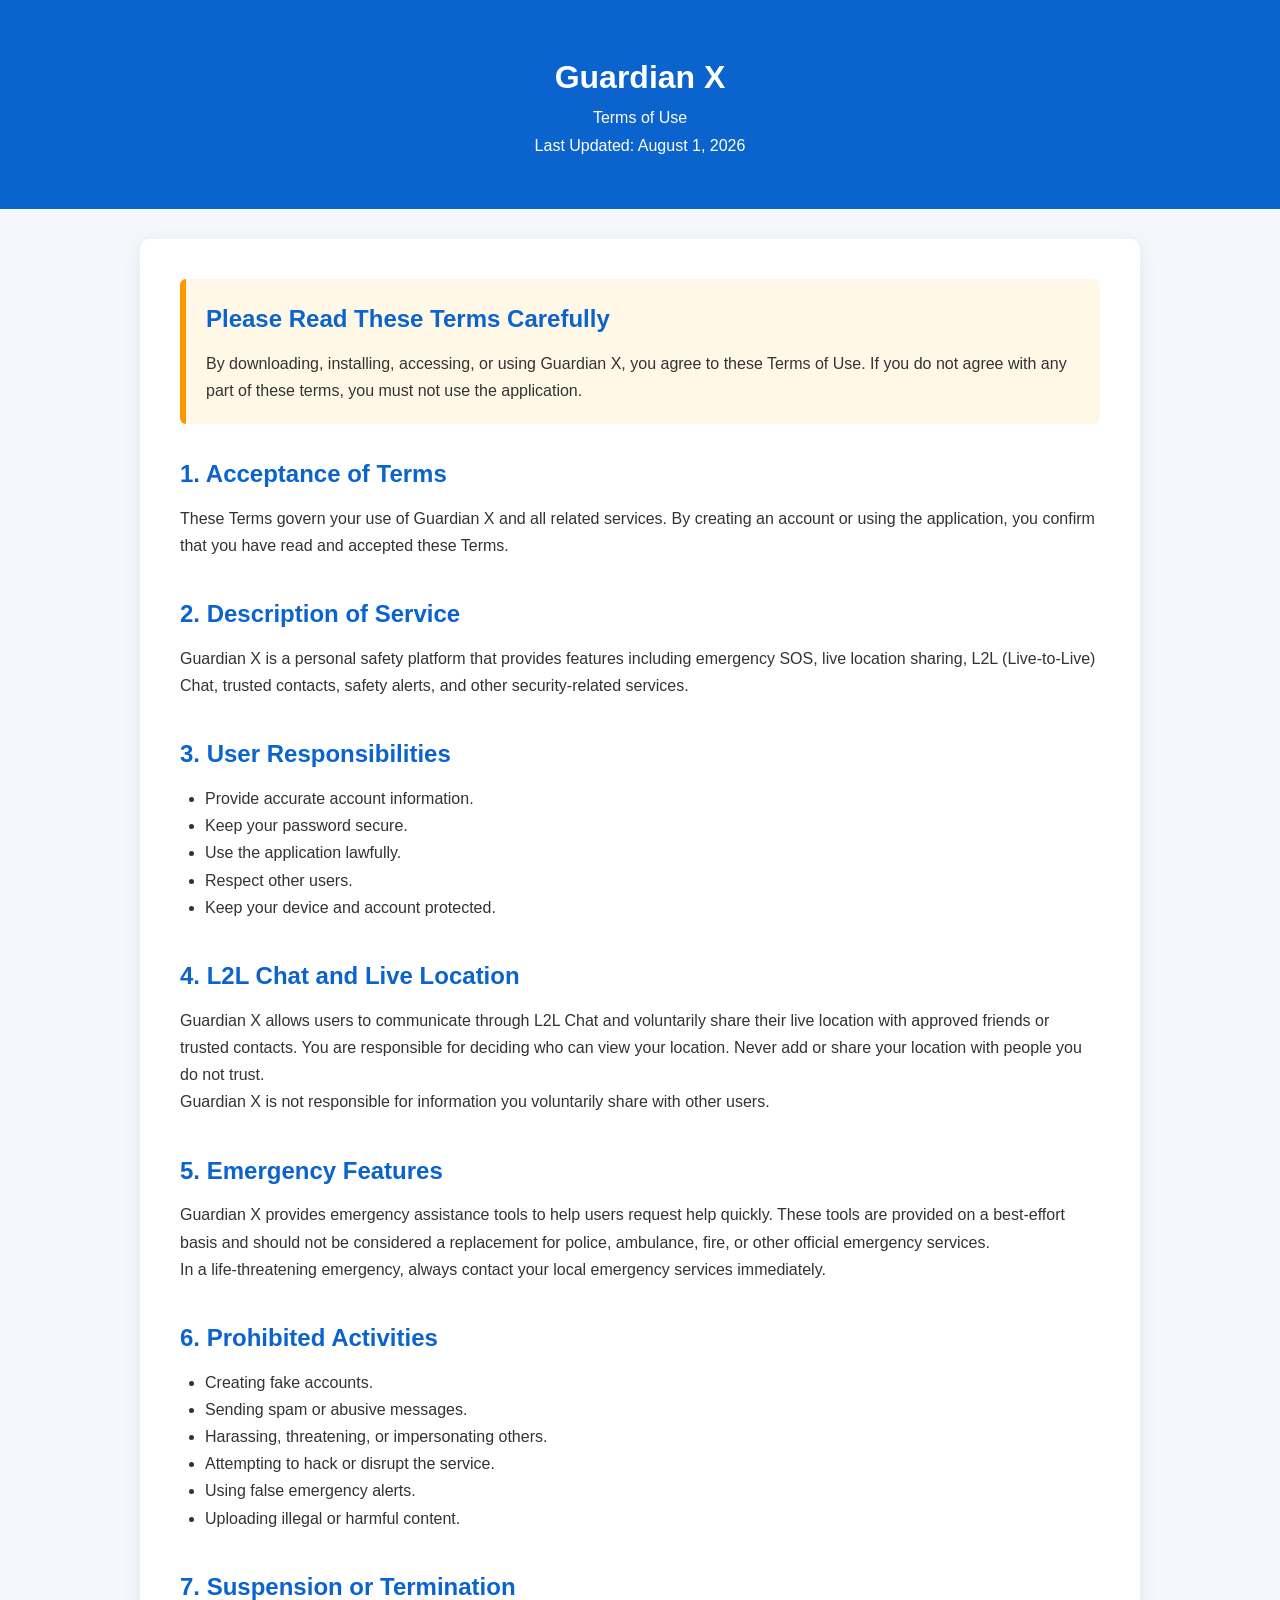
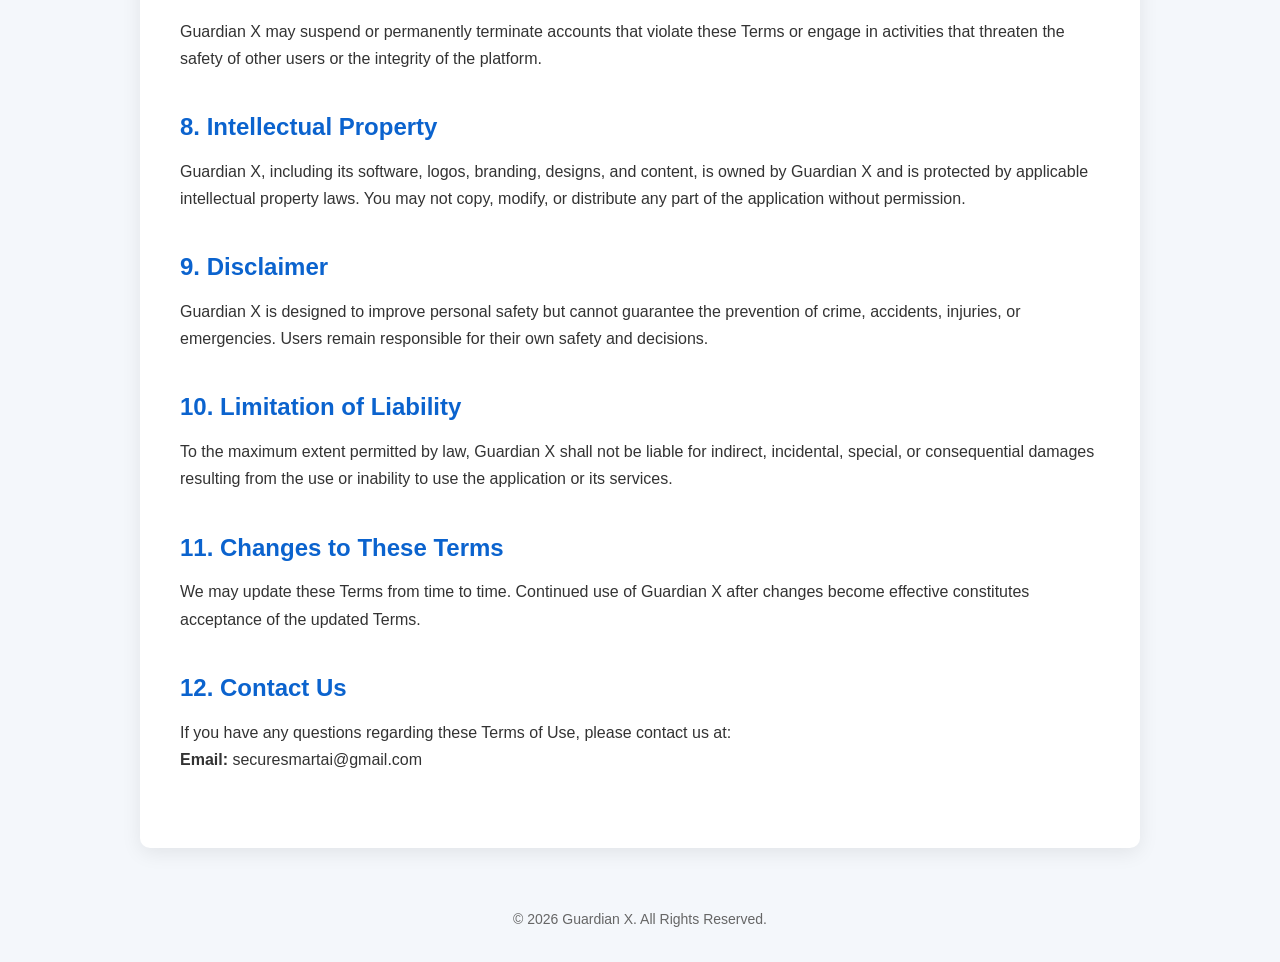
<file: pages/terms.html>
<!DOCTYPE html>
<html lang="en">
  <head>
	<meta charset="UTF-8">
	<meta name="viewport" content="width=device-width, initial-scale=1.0">
	<title>Guardian X - Terms of Use</title>

<style>
*{
margin:0;
padding:0;
box-sizing:border-box;
font-family:Arial,Helvetica,sans-serif;
}

body{
background:#f4f7fb;
color:#333;
line-height:1.7;
}

header{
background:#0B63CE;
color:white;
padding:50px 20px;
text-align:center;
}

.container{
max-width:1000px;
margin:30px auto;
background:white;
padding:40px;
border-radius:10px;
box-shadow:0 5px 20px rgba(0,0,0,.08);
}

.notice{
background:#fff8e6;
border-left:6px solid #ff9800;
padding:20px;
margin-bottom:30px;
border-radius:6px;
}

section{
margin-bottom:35px;
}

h2{
color:#0B63CE;
margin-bottom:10px;
}

ul{
margin-left:25px;
}

footer{
text-align:center;
padding:30px;
color:#666;
font-size:14px;
}

@media(max-width:768px){
.container{
margin:15px;
padding:25px;
}
}
</style>

  </head>

  <body>

	<header>
	  <h1>Guardian X</h1>
	  <p>Terms of Use</p>
	  <p>Last Updated: August 1, 2026</p>
	</header>

	<div class="container">

	  <div class="notice">
		<h2>Please Read These Terms Carefully</h2>

		<p>
		  By downloading, installing, accessing, or using Guardian X, you agree to these Terms of Use. If you do not agree with any part of these terms, you must not use the application.
		</p>
	  </div>

	  <section>
		<h2>1. Acceptance of Terms</h2>

		<p>
		  These Terms govern your use of Guardian X and all related services. By creating an account or using the application, you confirm that you have read and accepted these Terms.
		</p>
	  </section>

	  <section>
		<h2>2. Description of Service</h2>

		<p>
		  Guardian X is a personal safety platform that provides features including emergency SOS, live location sharing, L2L (Live-to-Live) Chat, trusted contacts, safety alerts, and other security-related services.
		</p>
	  </section>

	  <section>
		<h2>3. User Responsibilities</h2>

		<ul>
		  <li>Provide accurate account information.</li>
		  <li>Keep your password secure.</li>
		  <li>Use the application lawfully.</li>
		  <li>Respect other users.</li>
		  <li>Keep your device and account protected.</li>
		</ul>

	  </section>

	  <section>
		<h2>4. L2L Chat and Live Location</h2>

		<p>
		  Guardian X allows users to communicate through L2L Chat and voluntarily share their live location with approved friends or trusted contacts. You are responsible for deciding who can view your location. Never add or share your location with people you do not trust.
		</p>

		<p>
		  Guardian X is not responsible for information you voluntarily share with other users.
		</p>

	  </section>

	  <section>
		<h2>5. Emergency Features</h2>

		<p>
		  Guardian X provides emergency assistance tools to help users request help quickly. These tools are provided on a best-effort basis and should not be considered a replacement for police, ambulance, fire, or other official emergency services.
		</p>

		<p>
		  In a life-threatening emergency, always contact your local emergency services immediately.
		</p>

	  </section>

	  <section>
		<h2>6. Prohibited Activities</h2>

		<ul>

		  <li>Creating fake accounts.</li>

		  <li>Sending spam or abusive messages.</li>

		  <li>Harassing, threatening, or impersonating others.</li>

		  <li>Attempting to hack or disrupt the service.</li>

		  <li>Using false emergency alerts.</li>

		  <li>Uploading illegal or harmful content.</li>

		</ul>

	  </section>

	  <section>

		<h2>7. Suspension or Termination</h2>

		<p>
		  Guardian X may suspend or permanently terminate accounts that violate these Terms or engage in activities that threaten the safety of other users or the integrity of the platform.
		</p>

	  </section>

	  <section>

		<h2>8. Intellectual Property</h2>

		<p>
		  Guardian X, including its software, logos, branding, designs, and content, is owned by Guardian X and is protected by applicable intellectual property laws. You may not copy, modify, or distribute any part of the application without permission.
		</p>

	  </section>

	  <section>

		<h2>9. Disclaimer</h2>

		<p>
		  Guardian X is designed to improve personal safety but cannot guarantee the prevention of crime, accidents, injuries, or emergencies. Users remain responsible for their own safety and decisions.
		</p>

	  </section>

	  <section>

		<h2>10. Limitation of Liability</h2>

		<p>
		  To the maximum extent permitted by law, Guardian X shall not be liable for indirect, incidental, special, or consequential damages resulting from the use or inability to use the application or its services.
		</p>

	  </section>

	  <section>

		<h2>11. Changes to These Terms</h2>

		<p>
		  We may update these Terms from time to time. Continued use of Guardian X after changes become effective constitutes acceptance of the updated Terms.
		</p>

	  </section>

	  <section>

		<h2>12. Contact Us</h2>

		<p>
		  If you have any questions regarding these Terms of Use, please contact us at:
		</p>

		<p>
		  <strong>Email:</strong> securesmartai@gmail.com
		</p>

	  </section>

	</div>

	<footer>

	  © 2026 Guardian X. All Rights Reserved.

	</footer>

  </body>
</html>
</file>
<file: app.css>
/* =========================================================================
   GUARDIAN X — Cinematic Landing Section
   Pure CSS. No frameworks.
   ========================================================================= */

/* -------------------------------------------------------------------------
   0. FONTS
   ------------------------------------------------------------------------- */
@import url('https://fonts.googleapis.com/css2?family=Space+Grotesk:wght@400;500;600;700&family=Inter:wght@400;500;600;700;800&family=JetBrains+Mono:wght@400;500;600&display=swap');

/* -------------------------------------------------------------------------
   1. DESIGN TOKENS
   ------------------------------------------------------------------------- */
:root{
  /* -- World / environment palette (warm, real, morning) -- */
  --sky-top:      #bfe3f5;
  --sky-mid:      #d9edf6;
  --sky-bottom:   #f3f8fb;
  --sun-glow:     #ffe7b8;
  --sun-core:     #fff6e0;
  --city-far:     #7c8aa3;
  --city-mid:     #5c6b85;
  --city-near:    #3a4557;
  --road-face:    #454b58;
  --road-line:    #e9edf3;
  --foliage:      #4f7a5c;
  --foliage-dark: #3a5c45;
  --ground-mist:  #eef3f6;

  /* -- Guardian intelligence layer (cool, synthetic, precise) -- */
  --g-blue:       #2f7bff;
  --g-blue-deep:  #1c4fd6;
  --g-cyan:       #5fe0e0;
  --g-ink:        #0b1220;
  --g-white:      #f6f9ff;

  /* -- Alert -- */
  --danger:       #ff3b45;
  --danger-deep:  #c8121d;

  /* -- Neutrals / typography -- */
  --ink:          #0e1420;
  --ink-soft:     #46506b;
  --paper:        #f6f8fb;
  --paper-deep:   #eef1f7;
  --line:         rgba(14,20,32,0.08);

  /* -- Glass -- */
  --glass-bg:      rgba(255,255,255,0.6);
  --glass-bg-dark: rgba(14,20,32,0.66);
  --glass-border:  rgba(255,255,255,0.55);
  --glass-border-dark: rgba(255,255,255,0.14);

  /* -- Type -- */
  --f-display: 'Space Grotesk', 'Inter', sans-serif;
  --f-body:    'Inter', sans-serif;
  --f-mono:    'JetBrains Mono', monospace;

  /* -- Shape / motion -- */
  --r-lg: 28px;
  --r-md: 18px;
  --r-sm: 10px;
  --ease-out: cubic-bezier(.16,.84,.44,1);
  --ease-in-out: cubic-bezier(.65,0,.35,1);
}

/* -------------------------------------------------------------------------
   2. RESET
   ------------------------------------------------------------------------- */
*, *::before, *::after{ box-sizing: border-box; }
html{ scroll-behavior: smooth; }
body{
  margin:0;
  font-family: var(--f-body);
  color: var(--ink);
  background: var(--paper);
  -webkit-font-smoothing: antialiased;
  overflow-x: hidden;
}
img, svg{ display:block; max-width:100%; }
a{ color:inherit; text-decoration:none; }
h1,h2,h3,p{ margin:0; }
button{ font-family:inherit; cursor:pointer; }

@media (prefers-reduced-motion: reduce){
  *{ animation-duration: 0.001ms !important; animation-iteration-count: 1 !important; transition-duration: 0.001ms !important; scroll-behavior:auto !important; }
}

/* -------------------------------------------------------------------------
   3. NAV
   ------------------------------------------------------------------------- */
.gx-nav{
  position: fixed; top:0; left:0; right:0; z-index: 500;
  display:flex; align-items:center; justify-content:space-between;
  padding: 18px clamp(20px,4vw,56px);
  background: rgba(246,248,251,0.72);
  backdrop-filter: blur(18px) saturate(160%);
  -webkit-backdrop-filter: blur(18px) saturate(160%);
  border-bottom: 1px solid var(--line);
  transition: background .4s var(--ease-out);
}
.gx-brand{ display:flex; align-items:center; gap:10px; }
.gx-brand svg{ width:26px; height:26px; }
.gx-brand span{
  font-family: var(--f-display); font-weight:700; font-size:18px; letter-spacing:0.01em;
}
.gx-nav-links{ display:flex; align-items:center; gap: clamp(18px,3vw,40px); }
.gx-nav-links a{
  font-size:14px; font-weight:500; color: var(--ink-soft);
  transition: color .25s;
}
.gx-nav-links a:hover{ color: var(--g-blue); }
.gx-nav-cta{
  font-size:14px; font-weight:600; color:var(--g-white);
  background: linear-gradient(135deg, var(--g-blue), var(--g-blue-deep));
  padding:10px 20px; border-radius: 999px;
  box-shadow: 0 8px 20px -8px rgba(47,123,255,0.6);
  transition: transform .25s var(--ease-out), box-shadow .25s;
}
.gx-nav-cta:hover{ transform: translateY(-2px); box-shadow: 0 12px 26px -8px rgba(47,123,255,0.7); }
.gx-nav-mobile-hide{ display:flex; }
@media (max-width: 760px){ .gx-nav-mobile-hide{ display:none; } }

/* -------------------------------------------------------------------------
   4. HERO
   ------------------------------------------------------------------------- */
.gx-hero{
  min-height: 100vh;
  display:flex; flex-direction:column; align-items:center; justify-content:center;
  text-align:center;
  padding: 140px 24px 80px;
  position:relative;
  background:
    radial-gradient(ellipse 80% 60% at 50% 0%, rgba(95,224,224,0.16), transparent 60%),
    linear-gradient(180deg, var(--paper) 0%, var(--paper-deep) 100%);
  overflow:hidden;
}
.gx-hero-eyebrow{
  display:inline-flex; align-items:center; gap:8px;
  font-family: var(--f-mono); font-size:12px; letter-spacing:0.14em; text-transform:uppercase;
  color: var(--g-blue-deep);
  background: rgba(47,123,255,0.08);
  border: 1px solid rgba(47,123,255,0.18);
  padding: 7px 14px; border-radius: 999px;
  margin-bottom: 28px;
}
.gx-hero-eyebrow .dot{
  width:6px; height:6px; border-radius:50%; background: var(--g-cyan);
  box-shadow: 0 0 0 0 rgba(95,224,224,0.7);
  animation: pulseDot 2s infinite;
}
@keyframes pulseDot{
  0%{ box-shadow: 0 0 0 0 rgba(95,224,224,0.55); }
  70%{ box-shadow: 0 0 0 8px rgba(95,224,224,0); }
  100%{ box-shadow: 0 0 0 0 rgba(95,224,224,0); }
}
.gx-hero h1{
  font-family: var(--f-display);
  font-weight: 700;
  font-size: clamp(40px, 7vw, 84px);
  line-height: 1.02;
  letter-spacing: -0.02em;
  max-width: 15ch;
  color: var(--g-ink);
}
.gx-hero h1 em{
  font-style:normal;
  background: linear-gradient(100deg, var(--g-blue) 10%, var(--g-cyan) 90%);
  -webkit-background-clip:text; background-clip:text; color:transparent;
}
.gx-hero p{
  margin-top:22px;
  font-size: clamp(16px,2vw,19px);
  color: var(--ink-soft);
  max-width: 46ch;
  line-height:1.6;
}
.gx-hero-actions{ margin-top:36px; display:flex; gap:14px; flex-wrap:wrap; justify-content:center; }
.gx-btn-primary, .gx-btn-secondary{
  font-size:15px; font-weight:600; padding:14px 26px; border-radius:999px; border:none;
  transition: transform .25s var(--ease-out), box-shadow .25s, background .25s;
}
.gx-btn-primary{
  color:#fff; background: linear-gradient(135deg, var(--g-blue), var(--g-blue-deep));
  box-shadow: 0 10px 24px -8px rgba(47,123,255,0.55);
}
.gx-btn-primary:hover{ transform: translateY(-2px); box-shadow: 0 14px 30px -8px rgba(47,123,255,0.65); }
.gx-btn-secondary{
  color: var(--ink); background: #fff; border: 1px solid var(--line);
}
.gx-btn-secondary:hover{ transform: translateY(-2px); border-color: rgba(47,123,255,0.35); }

.gx-scrollcue{
  position:absolute; bottom:36px; left:50%; transform:translateX(-50%);
  display:flex; flex-direction:column; align-items:center; gap:8px;
  color: var(--ink-soft); font-family:var(--f-mono); font-size:11px; letter-spacing:0.14em; text-transform:uppercase;
}
.gx-scrollcue .stem{
  width:1px; height:34px; background: linear-gradient(180deg, var(--ink-soft), transparent);
  position:relative; overflow:hidden;
}
.gx-scrollcue .stem::after{
  content:''; position:absolute; left:0; top:-34px; width:100%; height:34px;
  background: linear-gradient(180deg, transparent, var(--g-blue));
  animation: scrollcue 1.8s var(--ease-in-out) infinite;
}
@keyframes scrollcue{ 100%{ top:34px; } }

/* -------------------------------------------------------------------------
   5. STORY TRACK — scroll-driven pinned cinematic scene
   ------------------------------------------------------------------------- */
.gx-stage{
  position: relative;
  width:100%; height:100vh;
  overflow:hidden;
  background: linear-gradient(180deg, var(--sky-top) 0%, var(--sky-mid) 55%, var(--sky-bottom) 100%);
}

/* the entire cinematic scene fades as one unit at the end of each cycle */
.gx-scene{
  position:absolute; inset:0;
  opacity: 0;
  animation: sceneFadeIn 1.4s var(--ease-out) forwards;
}
.gx-scene.is-fading{
  opacity: 1;
  animation: none;
  transition: opacity 2.6s var(--ease-in-out);
}
.gx-scene.is-fading.is-hidden{ opacity: 0; }
@keyframes sceneFadeIn{ from{ opacity:0; } to{ opacity:1; } }

/* slow establishing camera pan across the first beat of every cycle (retriggered by JS each loop) */
.gx-world.replay-pan{ animation: cameraSettle 3.2s var(--ease-in-out) 1; }
@keyframes cameraSettle{
  0%{ transform: scale(1.06) translateX(-2.4%); }
  100%{ transform: scale(1) translateX(0); }
}

/* ---- world layers ---- */
.gx-world{
  position:absolute; inset:0;
}

/* sun */
.gx-sun{
  position:absolute; top:8%; left:12%;
  width: clamp(90px,10vw,150px); height: clamp(90px,10vw,150px);
  border-radius:50%;
  background: radial-gradient(circle, var(--sun-core) 0%, var(--sun-glow) 55%, rgba(255,231,184,0) 75%);
  filter: blur(1px);
}

/* clouds */
.gx-cloud{ position:absolute; opacity:.9; will-change: transform; }
.gx-cloud svg{ width:100%; height:100%; }
.gx-cloud--1{ top:12%; left:-10%; width:220px; animation: driftCloud 55s linear infinite; }
.gx-cloud--2{ top:22%; left:-30%; width:160px; animation: driftCloud 75s linear infinite; animation-delay:-20s; }
.gx-cloud--3{ top:7%;  left:-50%; width:130px; animation: driftCloud 65s linear infinite; animation-delay:-40s; }
@keyframes driftCloud{ 100%{ transform: translateX(160vw); } }

/* city skyline (parallax, scrolls with story progress) */
.gx-city-layer{
  position:absolute; bottom:26%; left:0; width:220%; height:38%;
  display:flex; align-items:flex-end;
  will-change: transform;
  transition: transform linear;
}
.gx-city-layer svg{ height:100%; width:auto; flex-shrink:0; }
.gx-city-layer--far{ opacity:0.55; filter:saturate(0.7); bottom:27%; }
.gx-city-layer--near{ bottom:24%; }

/* road */
.gx-road{
  position:absolute; left:0; right:0; bottom:0; height:26%;
  background: linear-gradient(180deg, var(--road-face) 0%, #333944 100%);
}
.gx-road::before{
  content:''; position:absolute; inset:0 0 auto 0; height:10px;
  background: linear-gradient(180deg, var(--ground-mist), transparent);
  opacity:.5;
}
.gx-road-markings{
  position:absolute; top:38%; left:0; width:220%; height:10%;
  display:flex; align-items:center; gap:70px;
  will-change: transform;
  transition: transform linear;
}
.gx-road-markings span{
  width:56px; height:100%; background: var(--road-line); opacity:.85; border-radius:3px; flex-shrink:0;
}

/* sidewalk strip where the walker travels */
.gx-sidewalk{
  position:absolute; left:0; right:0; bottom:22%; height:6%;
  background: linear-gradient(180deg, #dfe4ea, #c9cfd8);
}

/* trees / streetlights / cars layer (midground, moves opposite of walker to fake forward travel) */
.gx-props-layer{
  position:absolute; bottom:27%; left:0; width:260%; height:24%;
  display:flex; align-items:flex-end; gap: 150px;
  will-change: transform;
  transition: transform linear;
}
.gx-props-layer > *{ flex-shrink:0; }
.gx-tree{ width:70px; transform-origin: 50% 100%; animation: treeSway 4.4s ease-in-out infinite; }
.gx-tree:nth-child(3n){ animation-duration: 5.1s; animation-delay: -1.2s; }
.gx-tree:nth-child(4n){ animation-duration: 3.8s; animation-delay: -2.4s; }
@keyframes treeSway{
  0%,100%{ transform: rotate(-1.6deg); }
  50%{ transform: rotate(1.8deg); }
}
.gx-streetlight{ width:34px; }
.gx-streetlight svg circle:first-of-type{ animation: lampGlow 2.6s ease-in-out infinite; }
@keyframes lampGlow{
  0%,100%{ opacity:1; }
  50%{ opacity:.55; }
}

/* traffic drives continuously in the background, independent of the walker's own timeline */
.gx-cars-layer{
  position:absolute; bottom:2%; left:0; width:100%; height:16%;
  pointer-events:none;
}
.gx-car{
  position:absolute; bottom:0; width:110px;
  animation-name: carDrive; animation-timing-function: linear; animation-iteration-count: infinite;
}
.gx-car--rev svg{ transform: scaleX(-1); }
@keyframes carDrive{ from{ transform: translateX(-20vw); } to{ transform: translateX(120vw); } }
@keyframes carDriveRev{ from{ transform: translateX(120vw) scaleX(-1); } to{ transform: translateX(-20vw) scaleX(-1); } }
.gx-car--rev{ animation-name: carDriveRev; }

/* -------------------------------------------------------------------------
   6. WALKER
   ------------------------------------------------------------------------- */
.gx-walker-wrap{
  position:absolute; bottom:20.5%; left:50%;
  width: clamp(100px,11vw,150px);
  transform: translateX(-50%);
  z-index: 40;
  transition: bottom .6s var(--ease-in-out);
}
.gx-walker-shadow{
  position:absolute; bottom:-6px; left:50%; transform:translateX(-50%);
  width:70%; height:10px; border-radius:50%;
  background: radial-gradient(ellipse, rgba(14,20,32,0.32), transparent 70%);
}

/* leg/arm pivots animate via rotation; whole figure bobs */
.gx-walker{ position:relative; }
.gx-walker.is-walking .gx-walk-bob{ animation: walkBob 0.62s ease-in-out infinite; }
.gx-walker.is-walking #legFront{ animation: legFront 0.62s ease-in-out infinite; transform-origin: 45.5px 80px; }
.gx-walker.is-walking #legBack{ animation: legBack 0.62s ease-in-out infinite; transform-origin: 58.5px 80px; }
.gx-walker.is-walking #armFront{ animation: armFront 0.62s ease-in-out infinite; transform-origin: 40.5px 42px; }
.gx-walker.is-walking #armBack{ animation: armBack 0.62s ease-in-out infinite; transform-origin: 62.5px 42px; }
.gx-walker.is-walking #hairSway{ animation: hairSway 0.62s ease-in-out infinite; transform-origin: 52px 16px; }

.gx-walker.is-idle #legFront, .gx-walker.is-idle #legBack,
.gx-walker.is-idle #armBack{ transition: transform .5s var(--ease-out); }

@keyframes walkBob{ 0%,100%{ transform: translateY(0); } 50%{ transform: translateY(-3px); } }
@keyframes legFront{ 0%,100%{ transform: rotate(18deg); } 50%{ transform: rotate(-16deg); } }
@keyframes legBack{ 0%,100%{ transform: rotate(-16deg); } 50%{ transform: rotate(18deg); } }
@keyframes armFront{ 0%,100%{ transform: rotate(-14deg); } 50%{ transform: rotate(16deg); } }
@keyframes armBack{ 0%,100%{ transform: rotate(16deg); } 50%{ transform: rotate(-14deg); } }
@keyframes hairSway{ 0%,100%{ transform: rotate(-2deg); } 50%{ transform: rotate(2deg); } }

/* phone raise: when alert triggers, the arm holding phone lifts */
.gx-walker.is-alert #armFront{ animation: none; transform-origin: 40.5px 42px; transform: rotate(-100deg); transition: transform .6s var(--ease-out); }
.gx-walker.is-alert #phoneGroup{ transition: transform .6s var(--ease-out); }

/* phone glow */
#phoneScreen{ transition: fill .4s, opacity .4s; }
.gx-walker.is-alert #phoneScreen{ fill: var(--g-cyan); }
.gx-walker.is-alert #phoneGlow{ opacity:1; }
#phoneGlow{ opacity:0; transition: opacity .4s; }

/* -------------------------------------------------------------------------
   7. NOTIFICATION CARD (glassmorphism)
   ------------------------------------------------------------------------- */
.gx-notification{
  position:absolute; z-index:60;
  top: 26%; left:50%;
  width: min(320px, 78vw);
  transform: translate(-50%, -14px) scale(0.92);
  opacity:0;
  pointer-events:none;
  padding:16px 18px;
  border-radius: var(--r-md);
  background: var(--glass-bg);
  border: 1px solid var(--glass-border);
  backdrop-filter: blur(22px) saturate(180%);
  -webkit-backdrop-filter: blur(22px) saturate(180%);
  box-shadow: 0 20px 40px -16px rgba(14,20,32,0.28);
  transition: opacity .5s var(--ease-out), transform .5s var(--ease-out);
}
.gx-notification.is-visible{
  opacity:1; transform: translate(-50%, 0) scale(1); pointer-events:auto;
}
.gx-notification-head{ display:flex; align-items:center; gap:9px; margin-bottom:8px; }
.gx-notification-icon{
  width:26px; height:26px; border-radius:8px; flex-shrink:0;
  background: linear-gradient(135deg, var(--g-blue), var(--g-cyan));
  display:flex; align-items:center; justify-content:center;
}
.gx-notification-icon svg{ width:15px; height:15px; }
.gx-notification-title{ font-size:12.5px; font-weight:700; letter-spacing:0.01em; }
.gx-notification-time{ margin-left:auto; font-family:var(--f-mono); font-size:10.5px; color: var(--ink-soft); }
.gx-notification-body{ font-size:14px; font-weight:600; color: var(--ink); line-height:1.35; }
.gx-notification-meta{
  display:flex; align-items:center; gap:6px; margin-top:8px;
  font-family: var(--f-mono); font-size:11.5px; color: var(--danger-deep); font-weight:600;
}
.gx-notification-meta svg{ width:12px; height:12px; }

/* -------------------------------------------------------------------------
   8. DANGER ZONE
   ------------------------------------------------------------------------- */
.gx-danger{
  position:absolute; z-index:15;
  bottom: 24.5%; left: 68%;
  width: 90px; transform: translateX(-50%);
  opacity:0; transition: opacity .6s var(--ease-out);
}
.gx-danger.is-visible{ opacity:1; }
.gx-danger-ring{
  position:absolute; left:50%; bottom:6px; transform:translate(-50%,50%);
  width:26px; height:26px; border-radius:50%;
  border: 2px solid rgba(255,59,69,0.75);
}
.gx-danger.is-visible .gx-danger-ring{ animation: dangerPulse 1.8s ease-out infinite; }
.gx-danger-ring--2{ animation-delay: .6s !important; }
.gx-danger-ring--3{ animation-delay: 1.2s !important; }
@keyframes dangerPulse{
  0%{ width:26px; height:26px; opacity:.9; }
  100%{ width:150px; height:150px; opacity:0; }
}
.gx-danger-mark{ position:relative; width:44px; margin:0 auto; filter: drop-shadow(0 8px 16px rgba(255,59,69,0.4)); }
.gx-danger.is-visible .gx-danger-mark{ animation: dangerFloat 2.2s ease-in-out infinite; }
@keyframes dangerFloat{ 0%,100%{ transform: translateY(0); } 50%{ transform: translateY(-6px); } }

.gx-danger-particle{
  position:absolute; width:4px; height:4px; border-radius:50%;
  background: var(--danger); opacity:0;
}
.gx-danger.is-visible .gx-danger-particle{ animation: dangerParticle 2.4s ease-out infinite; }

/* -------------------------------------------------------------------------
   9. GUARDIAN AI CARD
   ------------------------------------------------------------------------- */
.gx-ai-card{
  position:absolute; z-index:70;
  bottom: 30%; left:50%;
  width: min(400px, 86vw);
  transform: translate(-50%, 24px) scale(0.94);
  opacity:0; pointer-events:none;
  border-radius: var(--r-lg);
  background: var(--glass-bg-dark);
  border: 1px solid var(--glass-border-dark);
  backdrop-filter: blur(28px) saturate(180%);
  -webkit-backdrop-filter: blur(28px) saturate(180%);
  box-shadow: 0 30px 60px -20px rgba(0,0,0,0.5);
  padding: 22px 24px 20px;
  color: var(--g-white);
  transition: opacity .55s var(--ease-out), transform .55s var(--ease-out);
}
.gx-ai-card.is-visible{ opacity:1; transform: translate(-50%,0) scale(1); pointer-events:auto; }

.gx-ai-head{ display:flex; align-items:center; gap:10px; margin-bottom:16px; }
.gx-ai-badge{
  width:30px; height:30px; border-radius:9px; flex-shrink:0;
  background: linear-gradient(135deg, var(--g-blue), var(--g-cyan));
  display:flex; align-items:center; justify-content:center;
  box-shadow: 0 0 0 4px rgba(95,224,224,0.12);
}
.gx-ai-badge svg{ width:17px; height:17px; }
.gx-ai-headtext{ display:flex; flex-direction:column; gap:2px; }
.gx-ai-headtext strong{ font-family: var(--f-display); font-size:14.5px; font-weight:600; }
.gx-ai-headtext span{ font-family: var(--f-mono); font-size:10.5px; color: rgba(246,249,255,0.55); }

.gx-ai-line{
  font-size:14px; line-height:1.55; color: rgba(246,249,255,0.92); min-height: 1.5em;
}
.gx-ai-line .caret{
  display:inline-block; width:2px; height:14px; background: var(--g-cyan);
  margin-left:2px; vertical-align:-2px; animation: caretBlink 0.9s steps(1) infinite;
}

.gx-ai-grid{
  display:grid; grid-template-columns: 1fr 1fr; gap:10px;
  margin-top:16px; opacity:0; transform: translateY(6px);
  transition: opacity .5s var(--ease-out) .1s, transform .5s var(--ease-out) .1s;
}
.gx-ai-card.stats-visible .gx-ai-grid{ opacity:1; transform:translateY(0); }
.gx-ai-stat{
  background: rgba(255,255,255,0.06); border: 1px solid rgba(255,255,255,0.09);
  border-radius: 12px; padding:10px 12px;
}
.gx-ai-stat b{
  display:block; font-family: var(--f-mono); font-size:16px; font-weight:600; margin-bottom:2px;
}
.gx-ai-stat span{ font-size:10.5px; color: rgba(246,249,255,0.5); letter-spacing:0.03em; text-transform:uppercase; }
.gx-ai-stat--risk b{ color: #ff8a7a; }
.gx-ai-stat--confidence b{ color: var(--g-cyan); }

.gx-ai-foot{
  margin-top:14px; display:flex; align-items:center; justify-content:space-between;
  font-family: var(--f-mono); font-size:11px; color: rgba(246,249,255,0.55);
  opacity:0; transition: opacity .5s var(--ease-out) .2s;
}
.gx-ai-card.stats-visible .gx-ai-foot{ opacity:1; }
.gx-ai-foot em{ font-style:normal; color: var(--g-cyan); font-weight:600; }

/* sweep — the signature foresight animation, radiating from the phone toward the danger zone */
.gx-sweep{
  position:absolute; z-index:30; bottom:21%; left:50%;
  width: 46vw; height: 3px; transform-origin: left center;
  transform: translateX(0) rotate(0deg) scaleX(0);
  background: linear-gradient(90deg, rgba(95,224,224,0.85), rgba(95,224,224,0));
  opacity:0;
}
.gx-sweep.is-active{
  opacity:1;
  animation: sweepOut 1.6s var(--ease-out) forwards;
}
@keyframes sweepOut{
  0%{ transform: translateX(0) scaleX(0); opacity:.9; }
  70%{ transform: translateX(0) scaleX(1); opacity:.6; }
  100%{ transform: translateX(0) scaleX(1); opacity:0; }
}

/* -------------------------------------------------------------------------
   10. ROUTE (old fades / new glowing route draws)
   ------------------------------------------------------------------------- */
.gx-route-svg{
  position:absolute; z-index:12; left:0; bottom:20%; width:100%; height:16%;
  overflow:visible;
}
.gx-route-old{
  stroke: rgba(69,75,88,0.55); stroke-width:3; fill:none; stroke-dasharray: 2 12; stroke-linecap:round;
  transition: opacity .8s var(--ease-out);
}
.gx-route-old.is-faded{ opacity:0; }
.gx-route-new{
  stroke: url(#gxRouteGradient); stroke-width:4; fill:none; stroke-linecap:round;
  filter: drop-shadow(0 0 6px rgba(47,123,255,0.65));
  stroke-dasharray: 1400; stroke-dashoffset: 1400;
  transition: stroke-dashoffset 1.4s var(--ease-in-out);
}
.gx-route-new.is-drawn{ stroke-dashoffset: 0; }

/* -------------------------------------------------------------------------
   11. SUCCESS / DESTINATION
   ------------------------------------------------------------------------- */
.gx-destination{
  position:absolute; z-index:14; bottom:24.5%; left: 86%;
  width:54px; transform: translateX(-50%);
  opacity:0; transition: opacity .6s var(--ease-out);
}
.gx-destination.is-visible{ opacity:1; }
.gx-destination svg{ filter: drop-shadow(0 10px 18px rgba(47,123,255,0.4)); }

.gx-success{
  position:absolute; z-index:80; inset:0;
  display:flex; align-items:center; justify-content:center;
  opacity:0; pointer-events:none;
  transition: opacity .7s var(--ease-out);
}
.gx-success.is-visible{ opacity:1; }
.gx-success-card{
  text-align:center; padding: 40px 48px;
  border-radius: 32px;
  background: rgba(255,255,255,0.72);
  border: 1px solid var(--glass-border);
  backdrop-filter: blur(26px) saturate(180%);
  -webkit-backdrop-filter: blur(26px) saturate(180%);
  box-shadow: 0 30px 70px -20px rgba(14,20,32,0.35);
  transform: translateY(16px) scale(0.96);
  transition: transform .7s var(--ease-out);
}
.gx-success.is-visible .gx-success-card{ transform: translateY(0) scale(1); }
.gx-success-icon{
  width:64px; height:64px; margin:0 auto 18px;
  border-radius:50%;
  background: radial-gradient(circle, rgba(95,224,224,0.35), rgba(47,123,255,0.12) 70%);
  display:flex; align-items:center; justify-content:center;
}
.gx-success-icon svg{ width:30px; height:30px; }
.gx-success-card b{ display:block; font-family: var(--f-display); font-size: clamp(22px,3vw,30px); font-weight:700; }
.gx-success-card p{ margin-top:8px; font-size:14px; color: var(--ink-soft); font-family: var(--f-mono); letter-spacing:0.03em; }

.gx-success-particle{
  position:absolute; border-radius:50%; background: var(--g-cyan); opacity:0;
}
.gx-success.is-visible .gx-success-particle{ animation: successParticle 2.6s ease-out infinite; }

/* -------------------------------------------------------------------------
   12. VIGNETTE + PHONE VIBRATE
   ------------------------------------------------------------------------- */
.gx-vignette{
  position:absolute; inset:0; pointer-events:none; z-index:8;
  box-shadow: inset 0 -120px 160px -80px rgba(14,20,32,0.18), inset 0 120px 160px -100px rgba(255,255,255,0.35);
}
@keyframes vibrate{
  0%,100%{ transform: translateX(0); }
  20%{ transform: translateX(-1.4px) rotate(-0.6deg); }
  40%{ transform: translateX(1.4px) rotate(0.6deg); }
  60%{ transform: translateX(-1.2px); }
  80%{ transform: translateX(1.2px); }
}
.gx-walker.is-vibrating #phoneGroup{ animation: vibrate 0.18s linear 5; }

/* -------------------------------------------------------------------------
   13. CLOSING SECTION
   ------------------------------------------------------------------------- */
.gx-closing{
  padding: 120px 24px 100px;
  background: var(--paper);
  display:flex; flex-direction:column; align-items:center; text-align:center;
}
.gx-closing-eyebrow{
  font-family: var(--f-mono); font-size:12px; letter-spacing:0.14em; text-transform:uppercase; color: var(--g-blue-deep);
  margin-bottom:16px;
}
.gx-closing h2{
  font-family: var(--f-display); font-weight:700; font-size: clamp(30px,5vw,52px);
  letter-spacing:-0.02em; max-width:18ch;
}
.gx-features{
  margin-top:56px; display:grid; grid-template-columns: repeat(3,1fr); gap:24px;
  max-width:1080px; width:100%;
}
@media (max-width: 820px){ .gx-features{ grid-template-columns:1fr; } }
.gx-feature{
  text-align:left; padding:28px; border-radius: var(--r-lg);
  background:#fff; border:1px solid var(--line);
  transition: transform .3s var(--ease-out), box-shadow .3s;
}
.gx-feature:hover{ transform: translateY(-4px); box-shadow: 0 20px 40px -20px rgba(14,20,32,0.18); }
.gx-feature-icon{
  width:44px; height:44px; border-radius:12px; margin-bottom:18px;
  background: linear-gradient(135deg, var(--g-blue), var(--g-cyan));
  display:flex; align-items:center; justify-content:center;
}
.gx-feature-icon svg{ width:22px; height:22px; }
.gx-feature h3{ font-family: var(--f-display); font-size:17px; font-weight:600; margin-bottom:8px; }
.gx-feature p{ font-size:14px; line-height:1.6; color: var(--ink-soft); }

.gx-closing-actions{ margin-top:48px; display:flex; gap:14px; flex-wrap:wrap; justify-content:center; }

/* -------------------------------------------------------------------------
   14. FOOTER
   ------------------------------------------------------------------------- */
.gx-footer{
  padding: 32px 24px; border-top:1px solid var(--line);
  display:flex; align-items:center; justify-content:space-between; flex-wrap:wrap; gap:12px;
  font-size:13px; color: var(--ink-soft);
}
.gx-footer-brand{ display:flex; align-items:center; gap:8px; font-weight:600; color: var(--ink); }
.gx-footer-brand svg{ width:18px; height:18px; }

/* -------------------------------------------------------------------------
   15. RESPONSIVE
   ------------------------------------------------------------------------- */
@media (max-width: 900px){
  .gx-notification{ top:22%; }
  .gx-ai-card{ bottom:32%; width:min(360px,88vw); padding:18px 18px 16px; }
  .gx-danger{ left:66%; width:70px; }
}
@media (max-width: 600px){
  .gx-track{ height: 720vh; }
  .gx-walker-wrap{ bottom:19%; width:88px; }
  .gx-ai-grid{ grid-template-columns:1fr 1fr; }
  .gx-ai-card{ bottom:34%; }
  .gx-notification{ width: 84vw; }
  .gx-features{ gap:16px; }
}
</file>
